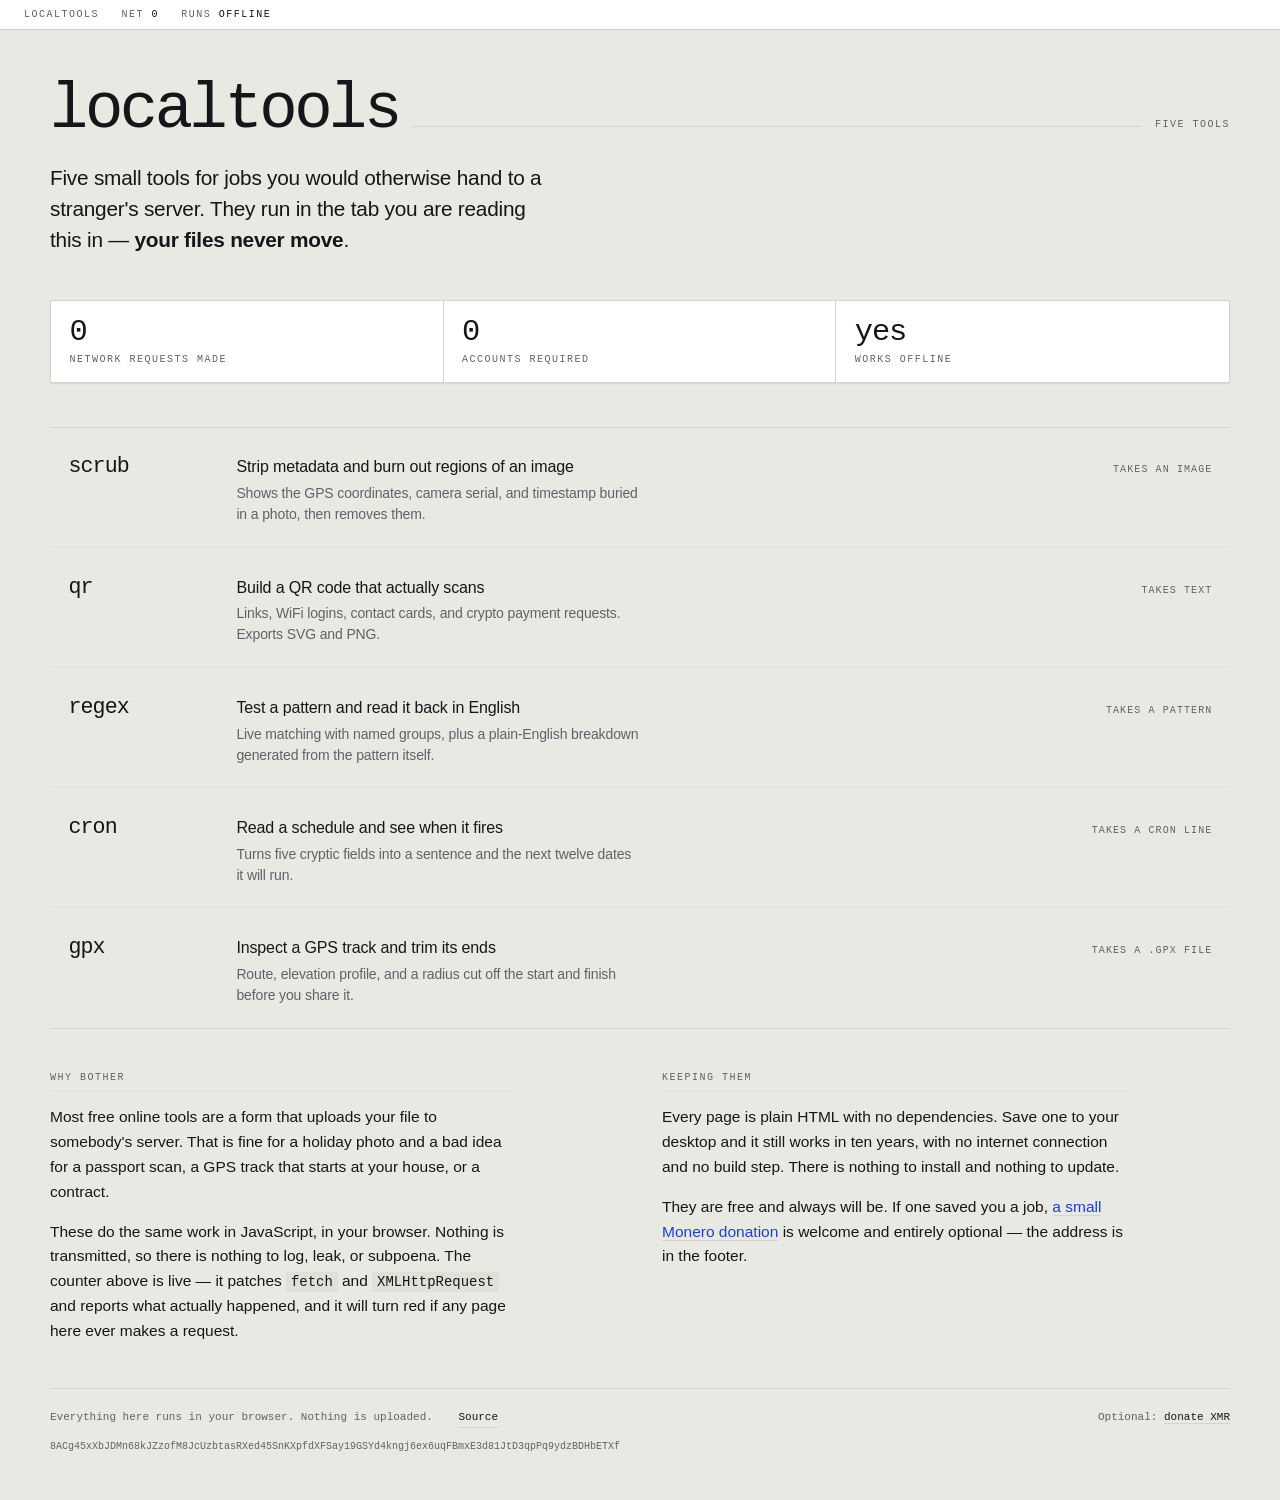
<file: index.html>
<!doctype html>
<html lang="en">
<head>
<meta charset="utf-8">
<meta name="viewport" content="width=device-width, initial-scale=1">
<title>localtools — five tools that never phone home</title>
<meta name="description" content="Five single-purpose web tools that run entirely in your browser. No accounts, no uploads, no servers. Free and open source.">
<script src="shared/site.js"></script>
<link rel="stylesheet" href="shared/base.css">
<style>
  /* ---- hero ------------------------------------------------------------ */
  .hero { padding: .5rem 0 0; }
  .wordmark {
    display: flex;
    align-items: baseline;
    gap: .85rem;
    margin: 0 0 1.4rem;
  }
  .wordmark h1 {
    font-family: var(--mono);
    font-weight: 500;
    font-size: clamp(2.4rem, 7vw, 4rem);
    letter-spacing: -.055em;
    line-height: .9;
    margin: 0;
  }
  .wordmark .rule { flex: 1; height: 1px; background: var(--rule); }
  .wordmark .count {
    font: var(--label);
    letter-spacing: var(--track);
    text-transform: uppercase;
    color: var(--graphite);
    white-space: nowrap;
  }
  .lede {
    font-size: clamp(1.05rem, 2.2vw, 1.3rem);
    line-height: 1.5;
    max-width: 44ch;
    margin: 0;
    color: var(--ink);
    letter-spacing: -.011em;
  }
  .lede b { font-weight: 600; }

  /* The claim is an instrument reading, so the value leads and the label
     sits beneath it in small caps, the way a gauge is actually labelled. */
  .claim {
    margin-top: var(--gap-lg);
    display: grid;
    grid-template-columns: repeat(3, minmax(0, 1fr));
    border: 1px solid var(--rule);
    border-radius: 2px;
    background: var(--panel);
    box-shadow: var(--shadow);
    overflow: hidden;
  }
  .claim div { padding: 1.05rem 1.15rem; border-right: 1px solid var(--rule); }
  .claim div:last-child { border-right: 0; }
  .claim dd {
    margin: 0;
    font-family: var(--mono);
    font-size: clamp(1.4rem, 3.4vw, 1.9rem);
    font-variant-numeric: tabular-nums;
    letter-spacing: -.035em;
    line-height: 1;
    color: var(--ink);
  }
  .claim dt {
    margin: .45rem 0 0;
    font: var(--label);
    letter-spacing: var(--track);
    text-transform: uppercase;
    color: var(--graphite);
  }
  @media (max-width: 620px) {
    .claim { grid-template-columns: 1fr; }
    .claim div { border-right: 0; border-bottom: 1px solid var(--rule); }
    .claim div:last-child { border-bottom: 0; }
  }

  /* ---- tool index ------------------------------------------------------ */
  .index { margin-top: var(--gap-lg); }
  .tool {
    position: relative;
    display: grid;
    grid-template-columns: 9rem minmax(0, 1fr) 8.5rem;
    gap: 1.5rem;
    align-items: baseline;
    padding: 1.35rem 1.1rem 1.35rem 1.15rem;
    border-bottom: 1px solid var(--hairline);
    text-decoration: none;
    color: inherit;
    transition: background 130ms ease;
  }
  .tool:first-child { border-top: 1px solid var(--rule); }
  .tool:last-child { border-bottom: 1px solid var(--rule); }
  /* a keyline that grows on hover, rather than a full colour wash */
  .tool::before {
    content: "";
    position: absolute;
    left: 0; top: -1px; bottom: -1px;
    width: 2px;
    background: var(--ultra);
    transform: scaleY(0);
    transform-origin: center;
    transition: transform 160ms ease;
  }
  .tool:hover, .tool:focus-visible { background: var(--ultra-sh); }
  .tool:hover::before, .tool:focus-visible::before { transform: scaleY(1); }
  .tool:hover .name { color: var(--ultra); }
  .name {
    font-family: var(--mono);
    font-size: 1.35rem;
    font-weight: 500;
    letter-spacing: -.04em;
    margin: 0;
    transition: color 130ms ease;
  }
  .job { margin: 0; font-size: 1rem; line-height: 1.45; letter-spacing: -.008em; }
  .job small {
    display: block;
    color: var(--graphite);
    margin-top: .3rem;
    font-size: .875rem;
    line-height: 1.5;
    max-width: 52ch;
  }
  .takes {
    font: var(--label);
    letter-spacing: .11em;
    text-transform: uppercase;
    color: var(--graphite);
    text-align: right;
  }
  @media (max-width: 760px) {
    .tool { grid-template-columns: 1fr; gap: .4rem; padding-left: 1rem; }
    .takes { text-align: left; }
  }

  /* ---- prose ----------------------------------------------------------- */
  .cols {
    display: grid;
    grid-template-columns: repeat(2, minmax(0, 1fr));
    gap: var(--gap-lg);
    margin-top: var(--gap-lg);
  }
  @media (max-width: 760px) { .cols { grid-template-columns: 1fr; gap: var(--gap); } }
  .prose { max-width: 54ch; }
  .prose h2 {
    font: var(--label);
    letter-spacing: var(--track);
    text-transform: uppercase;
    color: var(--graphite);
    margin: 0 0 .8rem;
    padding-bottom: .55rem;
    border-bottom: 1px solid var(--hairline);
  }
  .prose p { margin: 0 0 .95rem; }
  .prose p:last-child { margin-bottom: 0; }
  .prose a { color: var(--ultra); text-decoration: none; border-bottom: 1px solid var(--rule); }
  .prose a:hover { border-bottom-color: var(--ultra); }
</style>
</head>
<body>
<div class="wrap">

<header class="hero">
  <div class="wordmark">
    <h1>localtools</h1>
    <span class="rule"></span>
    <span class="count">Five tools</span>
  </div>
  <p class="lede">Five small tools for jobs you would otherwise hand to a stranger's server. They run in the tab you are reading this in — <b>your files never move</b>.</p>

  <dl class="claim">
    <div><dd id="c_net">0</dd><dt>Network requests made</dt></div>
    <div><dd>0</dd><dt>Accounts required</dt></div>
    <div><dd id="c_off">yes</dd><dt>Works offline</dt></div>
  </dl>
</header>

<nav class="index" id="index" aria-label="Tools"></nav>

<div class="cols">
  <div class="prose">
    <h2>Why bother</h2>
    <p>Most free online tools are a form that uploads your file to somebody's server. That is fine for a holiday photo and a bad idea for a passport scan, a GPS track that starts at your house, or a contract.</p>
    <p>These do the same work in JavaScript, in your browser. Nothing is transmitted, so there is nothing to log, leak, or subpoena. The counter above is live — it patches <code>fetch</code> and <code>XMLHttpRequest</code> and reports what actually happened, and it will turn red if any page here ever makes a request.</p>
  </div>
  <div class="prose">
    <h2>Keeping them</h2>
    <p>Every page is plain HTML with no dependencies. Save one to your desktop and it still works in ten years, with no internet connection and no build step. There is nothing to install and nothing to update.</p>
    <p id="give"></p>
  </div>
</div>

</div>

<script>
(function () {
  "use strict";
  var LT = window.LT || { tools: [] };

  var DETAIL = {
    scrub: ["Strip metadata and burn out regions of an image",
            "Shows the GPS coordinates, camera serial, and timestamp buried in a photo, then removes them.",
            "Takes an image"],
    qr:    ["Build a QR code that actually scans",
            "Links, WiFi logins, contact cards, and crypto payment requests. Exports SVG and PNG.",
            "Takes text"],
    regex: ["Test a pattern and read it back in English",
            "Live matching with named groups, plus a plain-English breakdown generated from the pattern itself.",
            "Takes a pattern"],
    cron:  ["Read a schedule and see when it fires",
            "Turns five cryptic fields into a sentence and the next twelve dates it will run.",
            "Takes a cron line"],
    gpx:   ["Inspect a GPS track and trim its ends",
            "Route, elevation profile, and a radius cut off the start and finish before you share it.",
            "Takes a .gpx file"]
  };

  var nav = document.getElementById("index");
  (LT.tools || []).forEach(function (t) {
    var d = DETAIL[t.id];
    if (!d) return;
    var a = document.createElement("a");
    a.className = "tool";
    a.href = t.id + "/";
    a.innerHTML =
      '<h2 class="name">' + t.id + "</h2>" +
      '<p class="job">' + d[0] + "<small>" + d[1] + "</small></p>" +
      '<span class="takes">' + d[2] + "</span>";
    nav.appendChild(a);
  });

  /* The counter is read from the watchdog, not hardcoded. */
  var net = document.getElementById("c_net");
  if (net && LT.onNet) {
    LT.onNet(function (n) {
      net.textContent = n;
      if (n > 0) net.style.color = "var(--alarm)";
    });
  }

  /* The offline claim is checked, not asserted. */
  var off = document.getElementById("c_off");
  if (off) off.textContent = navigator.onLine === false ? "yes — proving it now" : "yes";

  var give = document.getElementById("give");
  if (give && typeof MONERO_ADDRESS === "string" && MONERO_ADDRESS.indexOf("YOUR_MONERO") !== 0) {
    give.innerHTML = 'They are free and always will be. If one saved you a job, ' +
      '<a href="monero:' + MONERO_ADDRESS + '?recipient_name=localtools">a small Monero donation</a> ' +
      'is welcome and entirely optional — the address is in the footer.';
  } else if (give) {
    give.innerHTML = 'They are free and always will be.';
  }
})();
</script>
</body>
</html>
</file>
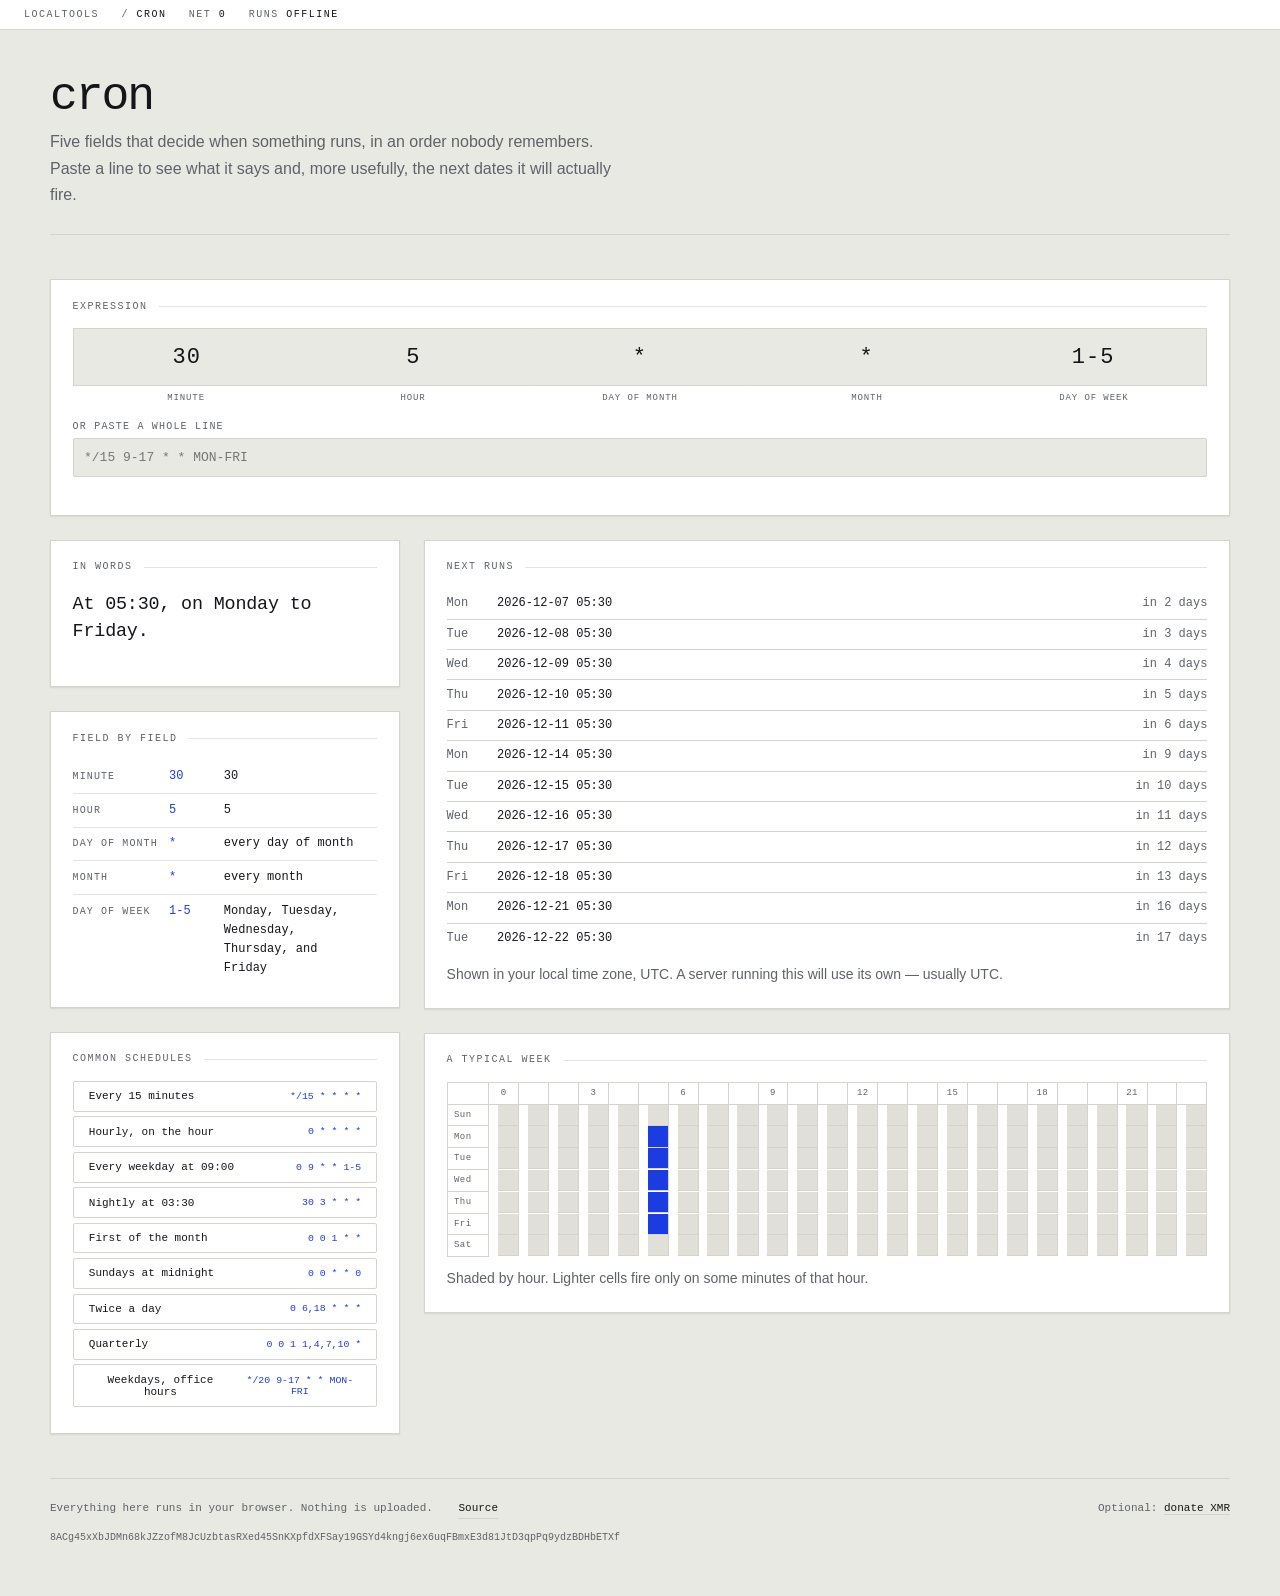
<file: cron/index.html>
<!doctype html>
<html lang="en">
<head>
<meta charset="utf-8">
<meta name="viewport" content="width=device-width, initial-scale=1">
<title>Cron — read a schedule and see when it fires</title>
<meta name="description" content="Explains a cron expression in plain English and lists the next times it will actually run. Runs entirely in your browser.">
<script src="../shared/site.js"></script>
<link rel="stylesheet" href="../shared/base.css">
<style>
  .cronline { display: flex; border: 1px solid var(--rule); background: var(--paper); }
  .cronline input {
    border: 0; text-align: center; font-size: clamp(15px, 3.5vw, 22px);
    letter-spacing: 0.05em; padding: 0.7rem 0.3rem;
  }
  .cronline input:focus-visible { outline-offset: -2px; }
  .fieldnames {
    display: grid; grid-template-columns: repeat(5, 1fr); gap: 0;
    font-family: var(--mono); font-size: 9px; letter-spacing: 0.1em;
    text-transform: uppercase; color: var(--graphite); text-align: center; margin-top: 0.35rem;
  }
  .fieldnames span { padding: 0 0.2rem; }
  .fieldnames span.bad { color: var(--alarm); }

  .sentence {
    font-family: var(--mono); font-size: clamp(0.95rem, 2.4vw, 1.15rem);
    line-height: 1.5; letter-spacing: -0.01em;
  }
  .sentence .hl { color: var(--ultra); }

  .breakdown th { width: 22%; }
  .breakdown td.expr { font-family: var(--mono); color: var(--ultra); width: 18%; }

  /* week grid */
  .week {
    border: 1px solid var(--rule); border-bottom: 0; border-right: 0;
    font-family: var(--mono);
    overflow-x: auto;
  }
  .week .hdr, .week .row {
    display: grid;
    grid-template-columns: 2.6rem repeat(24, minmax(14px, 1fr));
    min-width: 380px;
  }
  .week .hdr b, .week .row b {
    font-size: 9px; font-weight: 400; color: var(--graphite); text-align: center;
    padding: 0.2rem 0; border-right: 1px solid var(--rule); border-bottom: 1px solid var(--rule);
    letter-spacing: 0.05em;
  }
  .week .row b:first-child, .week .hdr b:first-child { text-align: left; padding-left: 0.4rem; }
  .week .cell {
    border-right: 1px solid var(--rule); border-bottom: 1px solid var(--rule);
    aspect-ratio: 1 / 1; background: var(--sunk);
  }
  .week .cell.on { background: var(--ultra); }
  .week .cell.partial { background: var(--ultra); opacity: 0.4; }

  .runs { font-family: var(--mono); font-size: 12px; }
  .runs div { display: flex; gap: 0.75rem; padding: 0.32rem 0; border-bottom: 1px solid var(--rule); }
  .runs div:last-child { border-bottom: 0; }
  .runs .rel { margin-left: auto; color: var(--graphite); }
  .runs .day { color: var(--graphite); width: 3.2em; }
  .presets button { width: 100%; justify-content: space-between; text-transform: none; letter-spacing: 0; margin-bottom: 0.3rem; }
  .presets button code { background: none; color: var(--ultra); padding: 0; }
</style>
</head>
<body data-tool="cron">
<div class="wrap">

<header class="masthead">
  <h1>cron</h1>
  <p>Five fields that decide when something runs, in an order nobody remembers. Paste a line to see what it says and, more usefully, the next dates it will actually fire.</p>
</header>

<div class="panel">
  <h2>Expression</h2>
  <div class="cronline">
    <input type="text" id="f0" value="30" aria-label="Minute" spellcheck="false">
    <input type="text" id="f1" value="5" aria-label="Hour" spellcheck="false">
    <input type="text" id="f2" value="*" aria-label="Day of month" spellcheck="false">
    <input type="text" id="f3" value="*" aria-label="Month" spellcheck="false">
    <input type="text" id="f4" value="1-5" aria-label="Day of week" spellcheck="false">
  </div>
  <div class="fieldnames">
    <span id="n0">minute</span><span id="n1">hour</span><span id="n2">day of month</span>
    <span id="n3">month</span><span id="n4">day of week</span>
  </div>
  <label class="field" style="margin-top:1rem">
    <span>Or paste a whole line</span>
    <input type="text" id="whole" spellcheck="false" placeholder="*/15 9-17 * * MON-FRI">
  </label>
  <p class="note" id="err"></p>
</div>

<div class="bench" style="margin-top:var(--gap)">
  <div>
    <div class="panel">
      <h2>In words</h2>
      <p class="sentence" id="sentence">—</p>
    </div>

    <div class="panel">
      <h2>Field by field</h2>
      <table class="readout breakdown"><tbody id="breakdown"></tbody></table>
    </div>

    <div class="panel">
      <h2>Common schedules</h2>
      <div class="presets" id="presets"></div>
    </div>
  </div>

  <div>
    <div class="panel">
      <h2>Next runs</h2>
      <div class="runs" id="runs"></div>
      <p class="note" id="tzinfo"></p>
    </div>

    <div class="panel">
      <h2>A typical week</h2>
      <div class="week" id="week"></div>
      <p class="note" id="weeknote"></p>
    </div>
  </div>
</div>

</div>

<script>
/* ------------------------------------------------------------------ *
 * Cron field parsing and schedule projection.
 * Standard five-field syntax, plus names and the @shorthands.
 * ------------------------------------------------------------------ */
var CRON = (function () {
  "use strict";

  var MONTHS = ["JAN","FEB","MAR","APR","MAY","JUN","JUL","AUG","SEP","OCT","NOV","DEC"];
  var DAYS   = ["SUN","MON","TUE","WED","THU","FRI","SAT"];
  var DAY_FULL = ["Sunday","Monday","Tuesday","Wednesday","Thursday","Friday","Saturday"];
  var MONTH_FULL = ["January","February","March","April","May","June","July",
                    "August","September","October","November","December"];

  var SHORTHAND = {
    "@yearly": "0 0 1 1 *", "@annually": "0 0 1 1 *", "@monthly": "0 0 1 * *",
    "@weekly": "0 0 * * 0", "@daily": "0 0 * * *", "@midnight": "0 0 * * *",
    "@hourly": "0 * * * *"
  };

  var SPEC = [
    { name: "minute",       min: 0, max: 59 },
    { name: "hour",         min: 0, max: 23 },
    { name: "day of month", min: 1, max: 31 },
    { name: "month",        min: 1, max: 12, names: MONTHS },
    { name: "day of week",  min: 0, max: 6,  names: DAYS }
  ];

  function parseField(text, idx) {
    var spec = SPEC[idx];
    var values = new Set();
    var raw = String(text).trim();
    if (raw === "") throw new Error(spec.name + " is empty");

    raw.split(",").forEach(function (part) {
      var step = 1, range = part;
      var slash = part.indexOf("/");
      if (slash >= 0) {
        range = part.slice(0, slash);
        step = parseInt(part.slice(slash + 1), 10);
        if (!(step > 0)) throw new Error("step in “" + part + "” must be a positive number");
      }

      var lo, hi;
      if (range === "*") { lo = spec.min; hi = spec.max; }
      else {
        var dash = range.indexOf("-", 1);
        if (dash > 0) { lo = num(range.slice(0, dash), idx); hi = num(range.slice(dash + 1), idx); }
        else { lo = num(range, idx); hi = slash >= 0 ? spec.max : lo; }
      }
      if (lo > hi) throw new Error("“" + part + "” counts backwards");
      for (var v = lo; v <= hi; v += step) values.add(v);
    });

    if (!values.size) throw new Error(spec.name + " matches nothing");
    return { set: values, raw: raw, wild: /^\*(\/\d+)?$/.test(raw) };
  }

  function num(token, idx) {
    var spec = SPEC[idx], t = token.trim().toUpperCase();
    var v;
    if (spec.names && spec.names.indexOf(t) >= 0) v = spec.names.indexOf(t) + (idx === 3 ? 1 : 0);
    else {
      if (!/^\d+$/.test(t)) throw new Error("“" + token + "” is not a value " + spec.name + " understands");
      v = parseInt(t, 10);
      if (idx === 4 && v === 7) v = 0;                   /* both 0 and 7 mean Sunday */
    }
    if (v < spec.min || v > spec.max) {
      throw new Error(spec.name + " must be between " + spec.min + " and " + spec.max + " — got " + token);
    }
    return v;
  }

  function parse(line) {
    var text = String(line).trim();
    if (SHORTHAND[text.toLowerCase()]) text = SHORTHAND[text.toLowerCase()];
    var parts = text.split(/\s+/);
    if (parts.length === 6) parts = parts.slice(1);       /* tolerate a seconds field */
    if (parts.length !== 5) throw new Error("A cron line needs 5 fields — this has " + parts.length);
    return parts.map(parseField);
  }

  /* When both day-of-month and day-of-week are restricted, cron fires if
     EITHER matches. This surprises people, so it is called out in the UI. */
  function dayMatches(f, date) {
    var dom = f[2], dow = f[4];
    var domHit = dom.set.has(date.getDate());
    var dowHit = dow.set.has(date.getDay());
    if (dom.wild && dow.wild) return true;
    if (dom.wild) return dowHit;
    if (dow.wild) return domHit;
    return domHit || dowHit;
  }

  function nextRuns(f, from, count) {
    var out = [];
    var d = new Date(from.getTime());
    d.setSeconds(0, 0);
    d.setMinutes(d.getMinutes() + 1);

    var guard = 0;
    while (out.length < count && guard++ < 200000) {
      if (d.getFullYear() > from.getFullYear() + 8) break;
      if (!f[3].set.has(d.getMonth() + 1)) {
        d.setMonth(d.getMonth() + 1, 1); d.setHours(0, 0, 0, 0); continue;
      }
      if (!dayMatches(f, d)) {
        d.setDate(d.getDate() + 1); d.setHours(0, 0, 0, 0); continue;
      }
      if (!f[1].set.has(d.getHours())) {
        d.setHours(d.getHours() + 1, 0, 0, 0); continue;
      }
      if (!f[0].set.has(d.getMinutes())) {
        d.setMinutes(d.getMinutes() + 1, 0, 0); continue;
      }
      out.push(new Date(d.getTime()));
      d.setMinutes(d.getMinutes() + 1);
    }
    return out;
  }

  /* ---- wording ------------------------------------------------------- */

  function pad(n) { return (n < 10 ? "0" : "") + n; }
  function list(items, join) {
    join = join || "and";
    if (items.length === 1) return items[0];
    if (items.length === 2) return items[0] + " " + join + " " + items[1];
    return items.slice(0, -1).join(", ") + ", " + join + " " + items[items.length - 1];
  }

  function stepOf(raw) {
    var m = /^(\*|\d+-\d+)\/(\d+)$/.exec(raw);
    return m ? +m[2] : null;
  }

  function describeTime(f) {
    var mins = [].concat(Array.from(f[0].set)).sort(function (a, b) { return a - b; });
    var hrs  = [].concat(Array.from(f[1].set)).sort(function (a, b) { return a - b; });
    var mStep = stepOf(f[0].raw), hStep = stepOf(f[1].raw);

    if (f[0].wild && f[1].wild && !mStep) return "Every minute";
    if (mStep && f[1].wild) return "Every " + mStep + " minutes";
    if (mStep && !f[1].wild) {
      return "Every " + mStep + " minutes during " + hourPhrase(hrs, hStep, f[1]);
    }
    if (f[0].wild) return "Every minute of " + hourPhrase(hrs, hStep, f[1]);

    if (mins.length === 1 && hrs.length === 1 && !hStep) {
      return "At " + pad(hrs[0]) + ":" + pad(mins[0]);
    }
    if (mins.length === 1 && f[1].wild) {
      return mins[0] === 0 ? "On the hour, every hour"
                           : "At " + mins[0] + " minutes past every hour";
    }
    /* One minute value against named hours reads best as clock times. */
    if (mins.length === 1 && !f[1].wild && !hStep) {
      return "At " + list(hrs.map(function (h) { return pad(h) + ":" + pad(mins[0]); }));
    }
    var mPhrase = mins.length === 1
      ? "at " + mins[0] + " minutes past"
      : "at " + list(mins.map(function (m) { return m + " past"; }));
    return mPhrase.charAt(0).toUpperCase() + mPhrase.slice(1) + " " + hourPhrase(hrs, hStep, f[1]);
  }

  function hourPhrase(hrs, hStep, field) {
    if (field.wild && !hStep) return "every hour";
    if (hStep) {
      var lo = hrs[0], hi = hrs[hrs.length - 1];
      return "every " + hStep + " hours between " + pad(lo) + ":00 and " + pad(hi) + ":59";
    }
    if (hrs.length === 1) return pad(hrs[0]) + ":00";
    var contiguous = hrs[hrs.length - 1] - hrs[0] === hrs.length - 1;
    if (contiguous) return "the hours " + pad(hrs[0]) + ":00 to " + pad(hrs[hrs.length - 1]) + ":59";
    return list(hrs.map(function (h) { return pad(h) + ":00"; }));
  }

  function describeDays(f) {
    var dom = f[2], dow = f[4];
    var domList = Array.from(dom.set).sort(function (a, b) { return a - b; });
    var dowList = Array.from(dow.set).sort(function (a, b) { return a - b; });

    var domPart = null, dowPart = null;
    if (!dom.wild) {
      var dStep = stepOf(dom.raw);
      domPart = dStep ? "every " + dStep + " days of the month"
                      : "on the " + list(domList.map(ordinal));
    }
    if (!dow.wild) {
      var contiguous = dowList[dowList.length - 1] - dowList[0] === dowList.length - 1;
      if (dowList.length === 5 && dowList.join() === "1,2,3,4,5") dowPart = "Monday to Friday";
      else if (dowList.length === 2 && dowList.join() === "0,6") dowPart = "weekends";
      else if (contiguous && dowList.length > 2) dowPart = DAY_FULL[dowList[0]] + " to " + DAY_FULL[dowList[dowList.length - 1]];
      else dowPart = list(dowList.map(function (d) { return DAY_FULL[d]; }));
    }

    if (!domPart && !dowPart) return "every day";
    if (domPart && dowPart) return domPart + " — or on " + dowPart + ", whichever comes first";
    return domPart ? domPart : "on " + dowPart;
  }

  function ordinal(n) {
    var s = ["th", "st", "nd", "rd"], v = n % 100;
    return n + (s[(v - 20) % 10] || s[v] || s[0]);
  }

  function describeMonths(f) {
    if (f[3].wild) return "";
    var list_ = Array.from(f[3].set).sort(function (a, b) { return a - b; })
      .map(function (m) { return MONTH_FULL[m - 1]; });
    return ", in " + list(list_);
  }

  function describe(f) {
    return describeTime(f) + ", " + describeDays(f) + describeMonths(f) + ".";
  }

  function fieldSummary(f, i) {
    var vals = Array.from(f.set).sort(function (a, b) { return a - b; });
    if (f.wild && !stepOf(f.raw)) return "every " + SPEC[i].name.replace("day of ", "day of ");
    if (vals.length > 12) return vals.length + " values, from " + vals[0] + " to " + vals[vals.length - 1];
    if (i === 4) return list(vals.map(function (v) { return DAY_FULL[v]; }));
    if (i === 3) return list(vals.map(function (v) { return MONTH_FULL[v - 1]; }));
    return list(vals.map(String));
  }

  return { parse: parse, nextRuns: nextRuns, describe: describe, dayMatches: dayMatches,
           fieldSummary: fieldSummary, SPEC: SPEC, DAY_FULL: DAY_FULL, pad: pad };
})();

/* ------------------------------------------------------------------ *
 * Interface
 * ------------------------------------------------------------------ */
(function () {
  "use strict";
  var LT = window.LT || { status: function () {}, bytes: function (n) { return n + " B"; } };
  var $ = function (id) { return document.getElementById(id); };

  var PRESETS = [
    ["Every 15 minutes", "*/15 * * * *"],
    ["Hourly, on the hour", "0 * * * *"],
    ["Every weekday at 09:00", "0 9 * * 1-5"],
    ["Nightly at 03:30", "30 3 * * *"],
    ["First of the month", "0 0 1 * *"],
    ["Sundays at midnight", "0 0 * * 0"],
    ["Twice a day", "0 6,18 * * *"],
    ["Quarterly", "0 0 1 1,4,7,10 *"],
    ["Weekdays, office hours", "*/20 9-17 * * MON-FRI"]
  ];

  function fields() {
    return [0, 1, 2, 3, 4].map(function (i) { return $("f" + i).value.trim() || "*"; });
  }

  function rel(date, now) {
    var s = Math.round((date - now) / 1000);
    if (s < 60) return "in " + s + "s";
    var m = Math.round(s / 60);
    if (m < 60) return "in " + m + " min";
    var h = s / 3600;
    if (h < 48) return "in " + h.toFixed(1) + " h";
    return "in " + Math.round(h / 24) + " days";
  }

  function run() {
    var raw = fields();
    var parsed;

    [0, 1, 2, 3, 4].forEach(function (i) { $("n" + i).classList.remove("bad"); });

    try {
      parsed = CRON.parse(raw.join(" "));
      $("err").textContent = "";
    } catch (e) {
      /* mark whichever field failed */
      raw.forEach(function (v, i) {
        try { CRON.parse(["*", "*", "*", "*", "*"].map(function (x, j) { return j === i ? v : x; }).join(" ")); }
        catch (_) { $("n" + i).classList.add("bad"); }
      });
      $("err").innerHTML = '<span class="err">' + e.message + "</span>";
      $("sentence").textContent = "—";
      $("runs").innerHTML = "";
      $("breakdown").innerHTML = "";
      $("week").innerHTML = "";
      LT.status("invalid");
      return;
    }

    $("sentence").textContent = CRON.describe(parsed);

    var body = $("breakdown");
    body.innerHTML = "";
    parsed.forEach(function (f, i) {
      var tr = document.createElement("tr");
      var th = document.createElement("th"); th.textContent = CRON.SPEC[i].name;
      var ex = document.createElement("td"); ex.className = "expr"; ex.textContent = f.raw;
      var td = document.createElement("td"); td.textContent = CRON.fieldSummary(f, i);
      tr.appendChild(th); tr.appendChild(ex); tr.appendChild(td);
      body.appendChild(tr);
    });

    var now = new Date();
    var runs = CRON.nextRuns(parsed, now, 12);
    var html = "";
    runs.forEach(function (d) {
      html += "<div><span class='day'>" + CRON.DAY_FULL[d.getDay()].slice(0, 3) + "</span>" +
        "<span>" + d.getFullYear() + "-" + CRON.pad(d.getMonth() + 1) + "-" + CRON.pad(d.getDate()) +
        " " + CRON.pad(d.getHours()) + ":" + CRON.pad(d.getMinutes()) + "</span>" +
        "<span class='rel'>" + rel(d, now) + "</span></div>";
    });
    $("runs").innerHTML = html || '<span class="note err">This schedule never fires — the 31st of February, or similar.</span>';

    var tz = Intl.DateTimeFormat().resolvedOptions().timeZone;
    $("tzinfo").textContent = "Shown in your local time zone, " + tz +
      ". A server running this will use its own — usually UTC.";

    /* week grid */
    var hdr = "<div class='hdr'><b></b>";
    for (var h = 0; h < 24; h++) hdr += "<b>" + (h % 3 === 0 ? h : "") + "</b>";
    hdr += "</div>";
    var grid = hdr;
    var anyDom = !parsed[2].wild;
    for (var d = 0; d < 7; d++) {
      grid += "<div class='row'><b>" + CRON.DAY_FULL[d].slice(0, 3) + "</b>";
      /* With a day-of-month restriction any weekday can qualify, so the
         grid shades them all and defers to the next-runs list. */
      var dayOn = parsed[2].wild ? parsed[4].set.has(d) : true;
      for (h = 0; h < 24; h++) {
        var on = dayOn && parsed[1].set.has(h);
        var partial = on && parsed[0].set.size < 60 && parsed[0].set.size > 1;
        grid += "<span class='cell " + (on ? (partial ? "partial" : "on") : "") + "'></span>";
      }
      grid += "</div>";
    }
    $("week").innerHTML = grid;
    $("weeknote").textContent = anyDom
      ? "Shaded by hour. Day-of-month limits are not shown here — check the next runs above."
      : "Shaded by hour. Lighter cells fire only on some minutes of that hour.";

    LT.status(runs.length ? "next " + rel(runs[0], now) : "never fires");
  }

  PRESETS.forEach(function (p) {
    var b = document.createElement("button");
    b.innerHTML = "<span>" + p[0] + "</span><code>" + p[1] + "</code>";
    b.onclick = function () {
      p[1].split(" ").forEach(function (v, i) { $("f" + i).value = v; });
      $("whole").value = "";
      run();
    };
    $("presets").appendChild(b);
  });

  $("whole").addEventListener("input", function () {
    var v = this.value.trim();
    if (!v) return;
    try {
      var parts = v.split(/\s+/);
      if (v.charAt(0) === "@") {
        CRON.parse(v);
        var expanded = { "@yearly": "0 0 1 1 *", "@annually": "0 0 1 1 *", "@monthly": "0 0 1 * *",
          "@weekly": "0 0 * * 0", "@daily": "0 0 * * *", "@midnight": "0 0 * * *",
          "@hourly": "0 * * * *" }[v.toLowerCase()];
        if (expanded) parts = expanded.split(" ");
      }
      if (parts.length === 6) parts = parts.slice(1);
      if (parts.length === 5) parts.forEach(function (p, i) { $("f" + i).value = p; });
    } catch (e) { /* keep typing */ }
    run();
  });

  [0, 1, 2, 3, 4].forEach(function (i) { $("f" + i).addEventListener("input", run); });
  run();
  setInterval(run, 30000);
})();
</script>
</body>
</html>
</file>
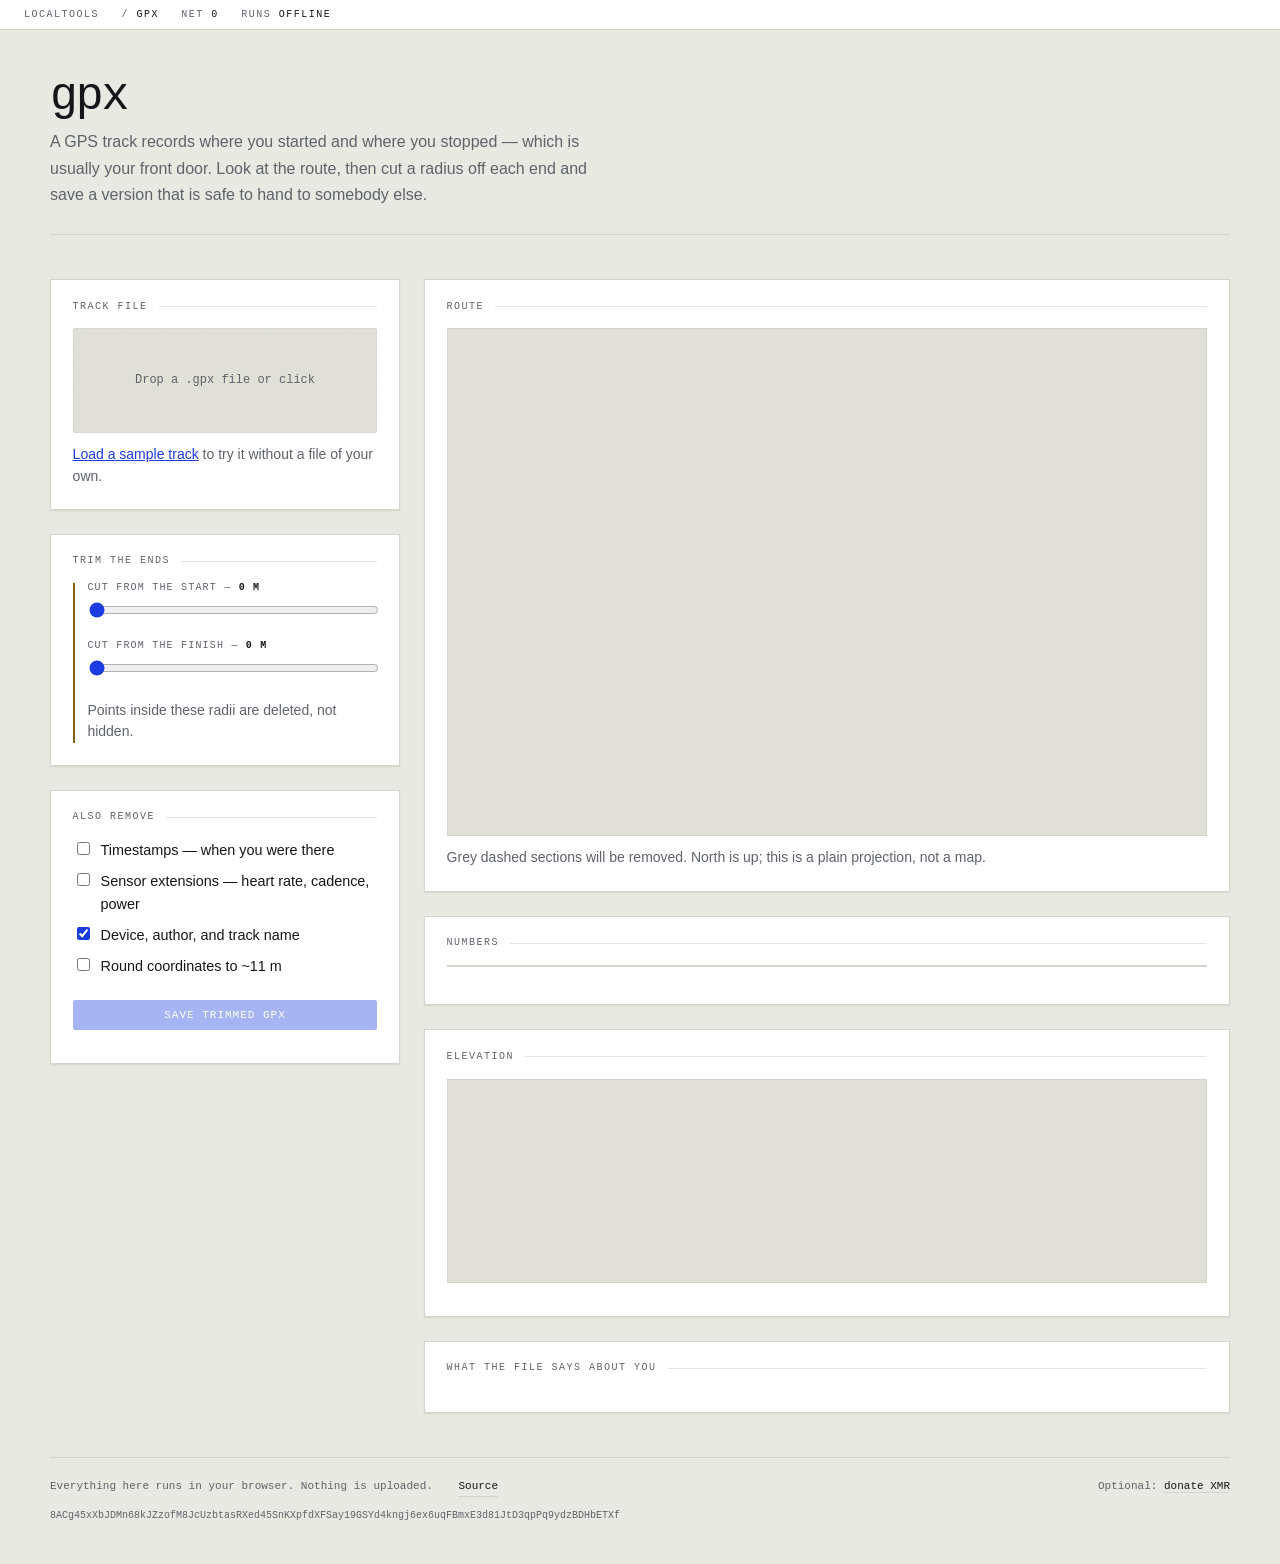
<file: gpx/index.html>
<!doctype html>
<html lang="en">
<head>
<meta charset="utf-8">
<meta name="viewport" content="width=device-width, initial-scale=1">
<title>GPX — inspect a GPS track and trim its ends</title>
<meta name="description" content="Read a GPX file, see the route and elevation profile, then cut the start and finish away before sharing it. Runs entirely in your browser.">
<script src="../shared/site.js"></script>
<link rel="stylesheet" href="../shared/base.css">
<style>
  .plot { background: var(--sunk); border: 1px solid var(--rule); }
  .plot svg { display: block; width: 100%; height: auto; }
  .track { fill: none; stroke: var(--ultra); stroke-width: 2; stroke-linejoin: round; stroke-linecap: round; vector-effect: non-scaling-stroke; }
  .track.cut { stroke: var(--rule); stroke-dasharray: 3 3; }
  .elev { fill: var(--ultra-sh); stroke: var(--ultra); stroke-width: 1.5; vector-effect: non-scaling-stroke; }
  .elevcut { fill: var(--rule); opacity: 0.35; }
  .endcap { fill: var(--ochre); }
  .zone { fill: var(--ochre); opacity: 0.14; }
  .axis { stroke: var(--rule); stroke-width: 1; }
  .axislabel { fill: var(--graphite); font-family: var(--mono); font-size: 9px; }
  .stats { display: grid; grid-template-columns: repeat(auto-fit, minmax(120px, 1fr)); gap: 1px; background: var(--rule); border: 1px solid var(--rule); }
  .stats div { background: var(--panel); padding: 0.6rem 0.7rem; }
  .stats dt { font-family: var(--mono); font-size: 9px; letter-spacing: 0.12em; text-transform: uppercase; color: var(--graphite); margin: 0; }
  .stats dd { margin: 0.15rem 0 0; font-family: var(--mono); font-size: 1.05rem; font-variant-numeric: tabular-nums; }
  .stats dd small { font-size: 0.65em; color: var(--graphite); }
  .privacy { border-left: 2px solid var(--ochre); padding-left: 0.8rem; }
  .toggle { display: flex; gap: 0.5rem; align-items: baseline; font-size: 0.9rem; margin-bottom: 0.5rem; }
  .toggle input { width: auto; }
</style>
</head>
<body data-tool="gpx">
<div class="wrap">

<header class="masthead">
  <h1>gpx</h1>
  <p>A GPS track records where you started and where you stopped — which is usually your front door. Look at the route, then cut a radius off each end and save a version that is safe to hand to somebody else.</p>
</header>

<div class="bench">

  <div>
    <div class="panel">
      <h2>Track file</h2>
      <div class="drop" id="drop" tabindex="0" role="button">Drop a .gpx file or click</div>
      <input type="file" id="file" accept=".gpx,application/gpx+xml,text/xml" hidden>
      <p class="note" id="fileinfo"></p>
      <p class="note"><a href="#" id="sample" style="color:var(--ultra)">Load a sample track</a> to try it without a file of your own.</p>
    </div>

    <div class="panel">
      <h2>Trim the ends</h2>
      <div class="privacy">
        <label class="field">
          <span>Cut from the start — <b id="sv" style="color:var(--ink)">0 m</b></span>
          <input type="range" id="startcut" min="0" max="2000" step="25" value="0">
        </label>
        <label class="field">
          <span>Cut from the finish — <b id="ev" style="color:var(--ink)">0 m</b></span>
          <input type="range" id="endcut" min="0" max="2000" step="25" value="0">
        </label>
        <p class="note" id="cutinfo">Points inside these radii are deleted, not hidden.</p>
      </div>
    </div>

    <div class="panel">
      <h2>Also remove</h2>
      <label class="toggle"><input type="checkbox" id="striptime"> <span>Timestamps — when you were there</span></label>
      <label class="toggle"><input type="checkbox" id="stripext"> <span>Sensor extensions — heart rate, cadence, power</span></label>
      <label class="toggle"><input type="checkbox" id="stripmeta" checked> <span>Device, author, and track name</span></label>
      <label class="toggle"><input type="checkbox" id="round"> <span>Round coordinates to ~11 m</span></label>
      <button class="primary" id="save" disabled style="width:100%;margin-top:0.85rem">Save trimmed GPX</button>
      <p class="note" id="saveinfo"></p>
    </div>
  </div>

  <div>
    <div class="panel">
      <h2>Route</h2>
      <div class="plot" id="mapwrap">
        <svg id="map" viewBox="0 0 600 400" role="img" aria-label="Route"></svg>
      </div>
      <p class="note" id="maphint">Grey dashed sections will be removed. North is up; this is a plain projection, not a map.</p>
    </div>

    <div class="panel">
      <h2>Numbers</h2>
      <dl class="stats" id="stats"></dl>
    </div>

    <div class="panel">
      <h2>Elevation</h2>
      <div class="plot">
        <svg id="profile" viewBox="0 0 600 160" role="img" aria-label="Elevation profile"></svg>
      </div>
      <p class="note" id="elevnote"></p>
    </div>

    <div class="panel">
      <h2>What the file says about you</h2>
      <table class="readout"><tbody id="meta"></tbody></table>
    </div>
  </div>

</div>
</div>

<script>
(function () {
  "use strict";
  var LT = window.LT || { status: function () {}, bytes: function (n) { return n + " B"; } };
  var $ = function (id) { return document.getElementById(id); };

  var points = [], doc = null, srcName = "track", srcBytes = 0;

  /* ---- geometry ------------------------------------------------------- */

  var R = 6371000;
  function haversine(a, b) {
    var dLat = (b.lat - a.lat) * Math.PI / 180;
    var dLon = (b.lon - a.lon) * Math.PI / 180;
    var la1 = a.lat * Math.PI / 180, la2 = b.lat * Math.PI / 180;
    var h = Math.sin(dLat / 2) * Math.sin(dLat / 2) +
            Math.cos(la1) * Math.cos(la2) * Math.sin(dLon / 2) * Math.sin(dLon / 2);
    return 2 * R * Math.asin(Math.min(1, Math.sqrt(h)));
  }

  function parse(text) {
    var xml = new DOMParser().parseFromString(text, "application/xml");
    if (xml.querySelector("parsererror")) throw new Error("That file is not valid XML.");
    var nodes = xml.querySelectorAll("trkpt, rtept, wpt");
    if (!nodes.length) throw new Error("No track points found. Is this a GPX file?");

    var out = [];
    nodes.forEach(function (n) {
      var lat = parseFloat(n.getAttribute("lat")), lon = parseFloat(n.getAttribute("lon"));
      if (isNaN(lat) || isNaN(lon)) return;
      var ele = n.querySelector("ele"), t = n.querySelector("time");
      out.push({
        lat: lat, lon: lon,
        ele: ele ? parseFloat(ele.textContent) : null,
        time: t ? new Date(t.textContent) : null,
        node: n
      });
    });
    if (out.length < 2) throw new Error("This track has fewer than two points.");

    /* cumulative distance along the track */
    out[0].dist = 0;
    for (var i = 1; i < out.length; i++) out[i].dist = out[i - 1].dist + haversine(out[i - 1], out[i]);
    return { points: out, doc: xml };
  }

  /* Which points survive the two trim radii. */
  function keptRange() {
    var startR = +$("startcut").value, endR = +$("endcut").value;
    var a = points[0], b = points[points.length - 1];
    var lo = 0, hi = points.length - 1;
    if (startR > 0) { while (lo < points.length && haversine(points[lo], a) < startR) lo++; }
    if (endR > 0)   { while (hi >= 0 && haversine(points[hi], b) < endR) hi--; }
    return { lo: lo, hi: hi };
  }

  /* ---- drawing -------------------------------------------------------- */

  function project(pts, w, h, pad) {
    var lats = pts.map(function (p) { return p.lat; });
    var lons = pts.map(function (p) { return p.lon; });
    var minLat = Math.min.apply(null, lats), maxLat = Math.max.apply(null, lats);
    var minLon = Math.min.apply(null, lons), maxLon = Math.max.apply(null, lons);
    /* longitude degrees shrink with latitude, so scale them before fitting */
    var k = Math.cos((minLat + maxLat) / 2 * Math.PI / 180);
    var spanX = Math.max(1e-9, (maxLon - minLon) * k), spanY = Math.max(1e-9, maxLat - minLat);
    var scale = Math.min((w - pad * 2) / spanX, (h - pad * 2) / spanY);
    var ox = (w - spanX * scale) / 2, oy = (h - spanY * scale) / 2;
    return function (p) {
      return [ox + (p.lon - minLon) * k * scale, h - oy - (p.lat - minLat) * scale];
    };
  }

  function path(pts, proj) {
    return pts.map(function (p, i) {
      var xy = proj(p);
      return (i ? "L" : "M") + xy[0].toFixed(1) + " " + xy[1].toFixed(1);
    }).join("");
  }

  function drawMap() {
    var svg = $("map"), W = 600, H = 400;
    if (!points.length) { svg.innerHTML = ""; return; }
    var proj = project(points, W, H, 18);
    var r = keptRange();
    var kept = points.slice(r.lo, r.hi + 1);
    var head = points.slice(0, Math.min(r.lo + 1, points.length));
    var tail = points.slice(Math.max(0, r.hi));

    var s = "";
    if (head.length > 1) s += '<path class="track cut" d="' + path(head, proj) + '"/>';
    if (tail.length > 1) s += '<path class="track cut" d="' + path(tail, proj) + '"/>';
    if (kept.length > 1) s += '<path class="track" d="' + path(kept, proj) + '"/>';

    if (kept.length) {
      var a = proj(kept[0]), b = proj(kept[kept.length - 1]);
      s += '<circle class="endcap" cx="' + a[0].toFixed(1) + '" cy="' + a[1].toFixed(1) + '" r="4"/>';
      s += '<circle class="endcap" cx="' + b[0].toFixed(1) + '" cy="' + b[1].toFixed(1) + '" r="4"/>';
    }
    svg.innerHTML = s;
  }

  function drawProfile() {
    var svg = $("profile"), W = 600, H = 160, pad = 20;
    var withEle = points.filter(function (p) { return p.ele !== null && !isNaN(p.ele); });
    if (withEle.length < 2) {
      svg.innerHTML = '<text class="axislabel" x="12" y="26">No elevation data in this file</text>';
      $("elevnote").textContent = "";
      return;
    }
    var eles = withEle.map(function (p) { return p.ele; });
    var lo = Math.min.apply(null, eles), hi = Math.max.apply(null, eles);
    var span = Math.max(1, hi - lo);
    var total = points[points.length - 1].dist || 1;
    var r = keptRange();

    function x(p) { return pad + (p.dist / total) * (W - pad * 2); }
    function y(p) { return H - pad - ((p.ele - lo) / span) * (H - pad * 2); }

    var d = "M" + x(withEle[0]).toFixed(1) + " " + (H - pad);
    withEle.forEach(function (p) { d += "L" + x(p).toFixed(1) + " " + y(p).toFixed(1); });
    d += "L" + x(withEle[withEle.length - 1]).toFixed(1) + " " + (H - pad) + "Z";

    var s = '<line class="axis" x1="' + pad + '" y1="' + (H - pad) + '" x2="' + (W - pad) + '" y2="' + (H - pad) + '"/>';
    /* shade the trimmed spans */
    if (r.lo > 0) {
      s += '<rect class="zone" x="' + pad + '" y="' + pad + '" width="' +
           Math.max(0, x(points[r.lo]) - pad).toFixed(1) + '" height="' + (H - pad * 2) + '"/>';
    }
    if (r.hi < points.length - 1) {
      var xr = x(points[Math.max(0, r.hi)]);
      s += '<rect class="zone" x="' + xr.toFixed(1) + '" y="' + pad + '" width="' +
           Math.max(0, (W - pad) - xr).toFixed(1) + '" height="' + (H - pad * 2) + '"/>';
    }
    s += '<path class="elev" d="' + d + '"/>';
    s += '<text class="axislabel" x="2" y="' + (pad + 4) + '">' + Math.round(hi) + ' m</text>';
    s += '<text class="axislabel" x="2" y="' + (H - pad + 10) + '">' + Math.round(lo) + ' m</text>';
    s += '<text class="axislabel" x="' + (W - pad) + '" y="' + (H - 4) + '" text-anchor="end">' +
         (total / 1000).toFixed(1) + ' km</text>';
    svg.innerHTML = s;
  }

  /* ---- stats ---------------------------------------------------------- */

  function fmtDur(ms) {
    var s = Math.round(ms / 1000);
    var h = Math.floor(s / 3600), m = Math.floor((s % 3600) / 60);
    return h ? h + "h " + m + "m" : m + "m " + (s % 60) + "s";
  }

  function stats() {
    var r = keptRange();
    var kept = points.slice(r.lo, r.hi + 1);
    var dl = $("stats");
    if (kept.length < 2) {
      dl.innerHTML = '<div><dt>Kept</dt><dd class="err">0 points</dd></div>';
      return kept;
    }

    var dist = 0, gain = 0, loss = 0, maxSpeed = 0;
    /* Elevation is measured against a moving reference rather than the
       previous point. Comparing neighbours throws away a long climb made of
       many small steps, and counts GPS jitter on a flat road as real. */
    var THRESH = 3, ref = null;
    for (var i = 0; i < kept.length; i++) {
      if (i > 0) {
        var step = haversine(kept[i - 1], kept[i]);
        dist += step;
        if (kept[i].time && kept[i - 1].time) {
          var dt = (kept[i].time - kept[i - 1].time) / 1000;
          if (dt > 0) maxSpeed = Math.max(maxSpeed, step / dt);
        }
      }
      var e = kept[i].ele;
      if (e === null || isNaN(e)) continue;
      if (ref === null) { ref = e; continue; }
      var dz = e - ref;
      if (dz > THRESH) { gain += dz; ref = e; }
      else if (dz < -THRESH) { loss += -dz; ref = e; }
    }
    var t0 = kept[0].time, t1 = kept[kept.length - 1].time;
    var dur = t0 && t1 ? t1 - t0 : null;

    var cells = [
      ["Points kept", kept.length + " <small>of " + points.length + "</small>"],
      ["Distance", (dist / 1000).toFixed(2) + " <small>km</small>"],
      ["Duration", dur ? fmtDur(dur) : "—"],
      ["Ascent", Math.round(gain) + " <small>m</small>"],
      ["Descent", Math.round(loss) + " <small>m</small>"],
      ["Avg speed", dur ? (dist / (dur / 1000) * 3.6).toFixed(1) + " <small>km/h</small>" : "—"],
      ["Top speed", maxSpeed ? (maxSpeed * 3.6).toFixed(1) + " <small>km/h</small>" : "—"]
    ];
    dl.innerHTML = cells.map(function (c) {
      return "<div><dt>" + c[0] + "</dt><dd>" + c[1] + "</dd></div>";
    }).join("");

    var removed = points.length - kept.length;
    $("cutinfo").innerHTML = removed
      ? '<span class="warn">' + removed + " point" + (removed === 1 ? "" : "s") +
        " will be deleted — " + (haversine(points[0], kept[0]) / 1).toFixed(0) +
        " m off the start, " + haversine(points[points.length - 1], kept[kept.length - 1]).toFixed(0) +
        " m off the finish.</span>"
      : "Points inside these radii are deleted, not hidden.";

    $("elevnote").textContent = gain || loss
      ? "Ascent counts a climb once it rises 3 m above the last recorded level, which keeps GPS jitter out of the total."
      : "";
    LT.status(kept.length + " / " + points.length + " points");
    return kept;
  }

  function metaTable() {
    var body = $("meta");
    body.innerHTML = "";
    var rows = [];
    var creator = doc.documentElement.getAttribute("creator");
    if (creator) rows.push(["Recorded with", creator, true]);
    var name = doc.querySelector("trk > name, metadata > name");
    if (name) rows.push(["Track name", name.textContent, true]);
    var first = points[0], last = points[points.length - 1];
    rows.push(["Starts at", first.lat.toFixed(5) + ", " + first.lon.toFixed(5), true]);
    rows.push(["Ends at", last.lat.toFixed(5) + ", " + last.lon.toFixed(5), true]);
    if (first.time) rows.push(["First fix", first.time.toLocaleString(), true]);
    var ext = doc.querySelectorAll("extensions").length;
    if (ext) rows.push(["Sensor extensions", ext + " points carry extra sensor data", true]);

    rows.forEach(function (r) {
      var tr = document.createElement("tr");
      if (r[2]) tr.style.color = "var(--alarm)";
      var th = document.createElement("th"); th.textContent = r[0];
      var td = document.createElement("td"); td.textContent = r[1];
      td.style.wordBreak = "break-word";
      tr.appendChild(th); tr.appendChild(td); body.appendChild(tr);
    });
  }

  /* ---- export --------------------------------------------------------- */

  function buildGPX() {
    var r = keptRange();
    var out = doc.cloneNode(true);
    var all = out.querySelectorAll("trkpt, rtept, wpt");

    for (var i = all.length - 1; i >= 0; i--) {
      if (i < r.lo || i > r.hi) { all[i].parentNode.removeChild(all[i]); continue; }
      var p = all[i];
      if ($("striptime").checked) {
        var t = p.querySelector("time");
        if (t) t.parentNode.removeChild(t);
      }
      if ($("stripext").checked) {
        p.querySelectorAll("extensions").forEach(function (e) { e.parentNode.removeChild(e); });
      }
      if ($("round").checked) {
        p.setAttribute("lat", parseFloat(p.getAttribute("lat")).toFixed(4));
        p.setAttribute("lon", parseFloat(p.getAttribute("lon")).toFixed(4));
      }
    }
    if ($("stripmeta").checked) {
      out.documentElement.setAttribute("creator", "localtools/gpx");
      var md = out.querySelector("metadata");
      if (md) md.parentNode.removeChild(md);
      out.querySelectorAll("author, email, link, copyright").forEach(function (n) {
        n.parentNode.removeChild(n);
      });
      /* "Morning loop from home" gives away as much as the coordinates do. */
      out.querySelectorAll("trk > name, rte > name").forEach(function (n) {
        n.parentNode.removeChild(n);
      });
    }
    if ($("striptime").checked) {
      out.querySelectorAll("time").forEach(function (n) { n.parentNode.removeChild(n); });
    }
    return '<?xml version="1.0" encoding="UTF-8"?>\n' +
           new XMLSerializer().serializeToString(out);
  }

  $("save").onclick = function () {
    var text = buildGPX();
    var blob = new Blob([text], { type: "application/gpx+xml" });
    var a = document.createElement("a");
    a.href = URL.createObjectURL(blob);
    a.download = srcName + "-trimmed.gpx";
    a.click();
    setTimeout(function () { URL.revokeObjectURL(a.href); }, 4000);
    $("saveinfo").textContent = "Saved " + LT.bytes(blob.size) + ", down from " + LT.bytes(srcBytes) + ".";
  };

  /* ---- wiring --------------------------------------------------------- */

  function refresh() {
    $("sv").textContent = $("startcut").value + " m";
    $("ev").textContent = $("endcut").value + " m";
    if (!points.length) return;
    drawMap(); drawProfile(); stats();
  }

  function load(file) {
    if (!file) return;
    srcBytes = file.size;
    srcName = (file.name || "track").replace(/\.gpx$/i, "");
    var fr = new FileReader();
    fr.onload = function () {
      try {
        var res = parse(fr.result);
        points = res.points; doc = res.doc;
        $("fileinfo").textContent = file.name + " · " + LT.bytes(file.size) + " · " + points.length + " points";
        $("save").disabled = false;
        metaTable();
        refresh();
      } catch (e) {
        $("fileinfo").innerHTML = '<span class="err">' + e.message + "</span>";
        points = []; $("save").disabled = true;
        $("map").innerHTML = ""; $("profile").innerHTML = ""; $("stats").innerHTML = "";
      }
    };
    fr.readAsText(file);
  }

  ["startcut", "endcut"].forEach(function (id) { $(id).addEventListener("input", refresh); });
  ["striptime", "stripext", "stripmeta", "round"].forEach(function (id) {
    $(id).addEventListener("change", function () { $("saveinfo").textContent = ""; });
  });

  $("sample").onclick = function (e) {
    e.preventDefault();
    fetch("../sample-track.gpx").then(function (r) { return r.text(); }).then(function (t) {
      load(new File([t], "sample-track.gpx", { type: "application/gpx+xml" }));
    }).catch(function () {
      $("fileinfo").innerHTML = '<span class="warn">The sample only loads when the page is served over http. Opened straight from disk, drop your own file instead.</span>';
    });
  };

  $("drop").onclick = function () { $("file").click(); };
  $("drop").onkeydown = function (e) {
    if (e.key === "Enter" || e.key === " ") { e.preventDefault(); $("file").click(); }
  };
  $("file").onchange = function () { load(this.files[0]); };
  ["dragenter", "dragover"].forEach(function (ev) {
    $("drop").addEventListener(ev, function (e) { e.preventDefault(); this.classList.add("over"); });
  });
  ["dragleave", "drop"].forEach(function (ev) {
    $("drop").addEventListener(ev, function (e) { e.preventDefault(); this.classList.remove("over"); });
  });
  $("drop").addEventListener("drop", function (e) {
    if (e.dataTransfer.files.length) load(e.dataTransfer.files[0]);
  });

  refresh();
})();
</script>
</body>
</html>
</file>
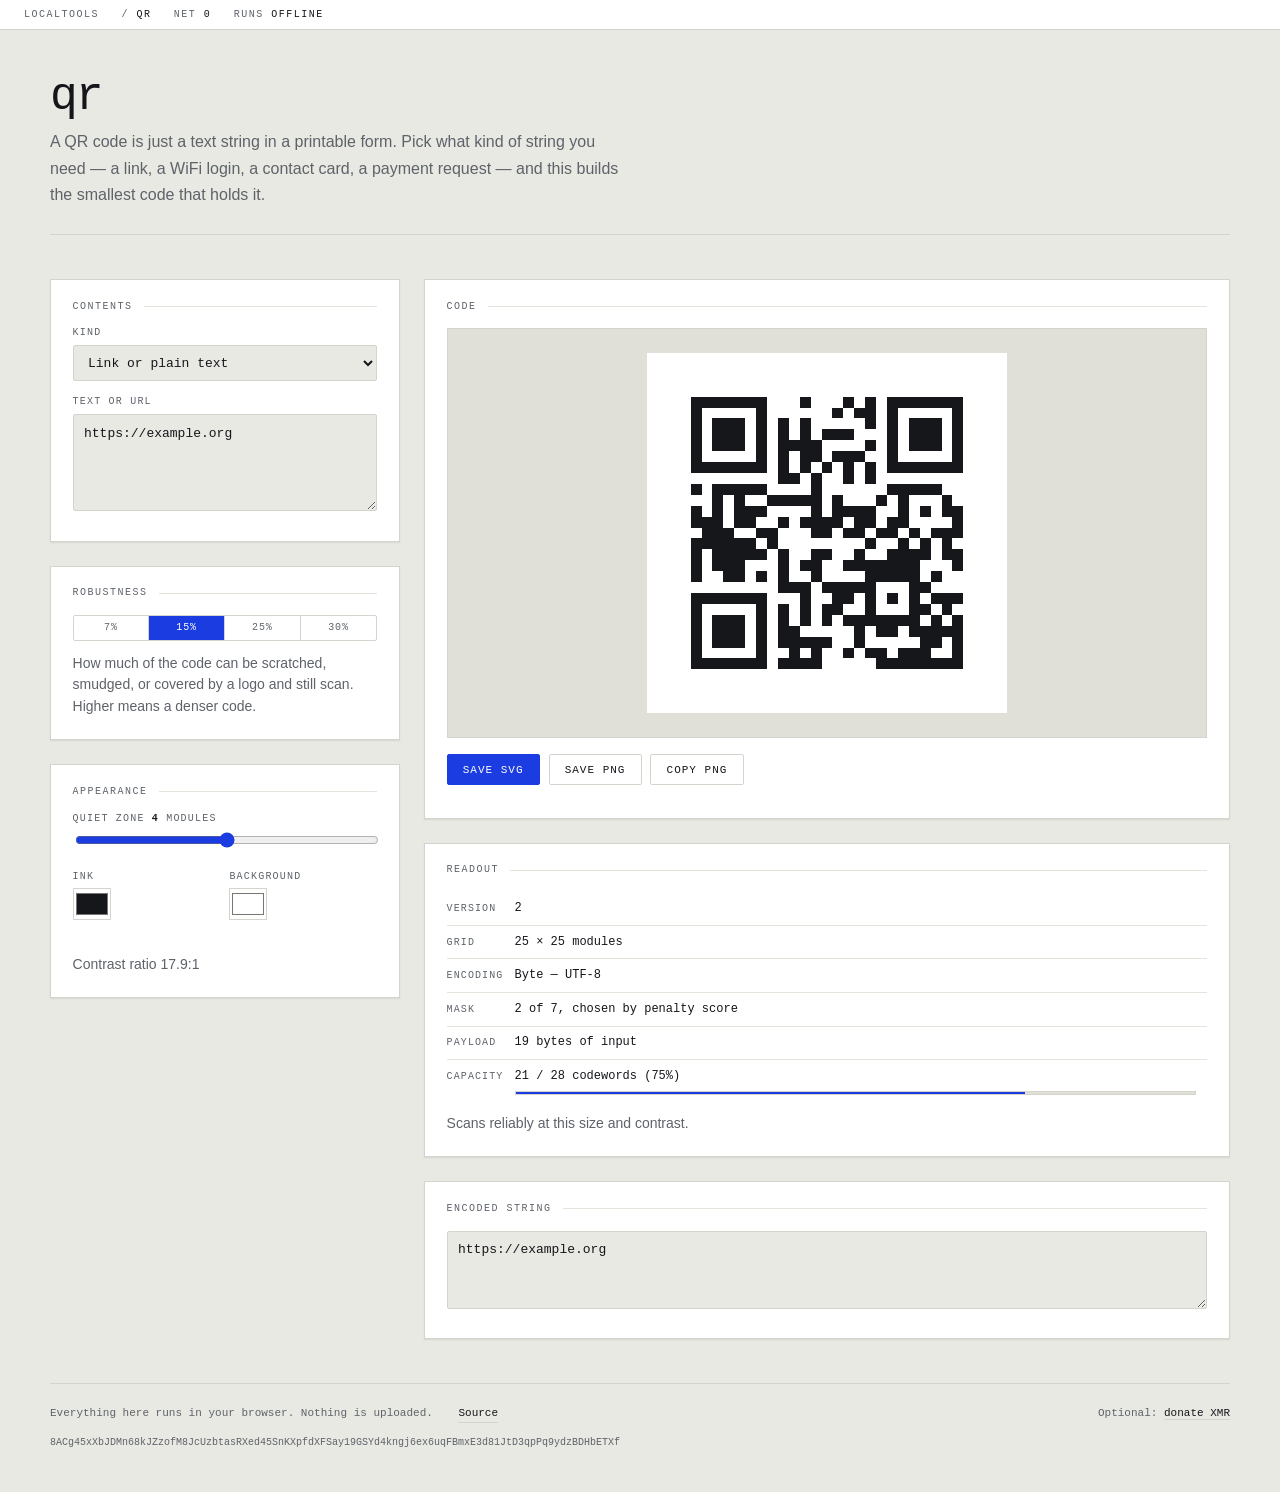
<file: qr/index.html>
<!doctype html>
<html lang="en">
<head>
<meta charset="utf-8">
<meta name="viewport" content="width=device-width, initial-scale=1">
<title>QR — build a QR code that actually scans</title>
<meta name="description" content="Generate QR codes for links, WiFi networks, contacts and crypto payments. Exports SVG and PNG. Runs entirely in your browser.">
<script src="../shared/site.js"></script>
<link rel="stylesheet" href="../shared/base.css">
<style>
  .stage {
    background: var(--sunk);
    border: 1px solid var(--rule);
    padding: 1.5rem;
    display: flex; justify-content: center; align-items: center;
    min-height: 340px;
  }
  #out { width: 100%; max-width: 360px; height: auto; display: block; }
  .forms > div { display: none; }
  .forms > div.on { display: block; }
  .swatch { display: flex; gap: 0.5rem; align-items: center; }
  .swatch input[type="color"] {
    width: 38px; height: 32px; padding: 0; border: 1px solid var(--rule);
    background: none; cursor: pointer;
  }
  .cap { height: 4px; background: var(--sunk); border: 1px solid var(--rule); margin-top: 0.3rem; }
  .cap i { display: block; height: 100%; background: var(--ultra); }
  .cap i.full { background: var(--alarm); }
</style>
</head>
<body data-tool="qr">
<div class="wrap">

<header class="masthead">
  <h1>qr</h1>
  <p>A QR code is just a text string in a printable form. Pick what kind of string you need — a link, a WiFi login, a contact card, a payment request — and this builds the smallest code that holds it.</p>
</header>

<div class="bench">

  <div>
    <div class="panel">
      <h2>Contents</h2>
      <label class="field">
        <span>Kind</span>
        <select id="kind">
          <option value="text">Link or plain text</option>
          <option value="wifi">WiFi network</option>
          <option value="vcard">Contact card</option>
          <option value="pay">Crypto payment</option>
          <option value="email">Email message</option>
          <option value="sms">Phone or SMS</option>
        </select>
      </label>

      <div class="forms">
        <div data-form="text" class="on">
          <label class="field"><span>Text or URL</span>
            <textarea id="t_text" rows="4">https://example.org</textarea></label>
        </div>

        <div data-form="wifi">
          <label class="field"><span>Network name (SSID)</span>
            <input type="text" id="w_ssid" placeholder="MyNetwork"></label>
          <label class="field"><span>Password</span>
            <input type="text" id="w_pass" placeholder="hunter2"></label>
          <label class="field"><span>Security</span>
            <select id="w_type">
              <option value="WPA">WPA / WPA2 / WPA3</option>
              <option value="WEP">WEP</option>
              <option value="nopass">Open — no password</option>
            </select></label>
          <label class="field" style="display:flex;gap:0.5rem;align-items:center">
            <input type="checkbox" id="w_hidden" style="width:auto">
            <span style="margin:0">Network is hidden</span></label>
        </div>

        <div data-form="vcard">
          <label class="field"><span>Name</span><input type="text" id="v_name"></label>
          <label class="field"><span>Organisation</span><input type="text" id="v_org"></label>
          <label class="field"><span>Phone</span><input type="text" id="v_tel"></label>
          <label class="field"><span>Email</span><input type="text" id="v_email"></label>
          <label class="field"><span>Website</span><input type="text" id="v_url"></label>
        </div>

        <div data-form="pay">
          <label class="field"><span>Currency</span>
            <select id="p_kind">
              <option value="monero">Monero</option>
              <option value="bitcoin">Bitcoin</option>
              <option value="ethereum">Ethereum</option>
            </select></label>
          <label class="field"><span>Address</span>
            <textarea id="p_addr" rows="3" placeholder="Paste the receiving address"></textarea></label>
          <label class="field"><span>Amount — leave blank to let the sender choose</span>
            <input type="text" id="p_amount" placeholder=""></label>
          <label class="field"><span>Label shown in the wallet</span>
            <input type="text" id="p_label" placeholder="localtools"></label>
        </div>

        <div data-form="email">
          <label class="field"><span>To</span><input type="text" id="e_to"></label>
          <label class="field"><span>Subject</span><input type="text" id="e_subj"></label>
          <label class="field"><span>Body</span><textarea id="e_body" rows="3"></textarea></label>
        </div>

        <div data-form="sms">
          <label class="field"><span>Number</span><input type="text" id="s_num" placeholder="+15551234567"></label>
          <label class="field"><span>Message — leave blank to just dial</span>
            <textarea id="s_msg" rows="3"></textarea></label>
        </div>
      </div>
    </div>

    <div class="panel">
      <h2>Robustness</h2>
      <div class="seg" role="radiogroup" aria-label="Error correction level">
        <label><input type="radio" name="ecl" value="L"><span>7%</span></label>
        <label><input type="radio" name="ecl" value="M" checked><span>15%</span></label>
        <label><input type="radio" name="ecl" value="Q"><span>25%</span></label>
        <label><input type="radio" name="ecl" value="H"><span>30%</span></label>
      </div>
      <p class="note">How much of the code can be scratched, smudged, or covered by a logo and still scan. Higher means a denser code.</p>
    </div>

    <div class="panel">
      <h2>Appearance</h2>
      <label class="field"><span>Quiet zone <b id="qzv" style="color:var(--ink)">4</b> modules</span>
        <input type="range" id="quiet" min="0" max="8" step="1" value="4"></label>
      <div class="row">
        <label class="field" style="flex:1"><span>Ink</span>
          <span class="swatch"><input type="color" id="fg" value="#15171B"></span></label>
        <label class="field" style="flex:1"><span>Background</span>
          <span class="swatch"><input type="color" id="bg" value="#FFFFFF"></span></label>
      </div>
      <p class="note" id="contrast"></p>
    </div>
  </div>

  <div>
    <div class="panel">
      <h2>Code</h2>
      <div class="stage" id="stage"><svg id="out"></svg></div>
      <div class="row" style="margin-top:1rem">
        <button class="primary" id="svg">Save SVG</button>
        <button id="png">Save PNG</button>
        <button id="copy">Copy PNG</button>
      </div>
      <p class="note" id="err"></p>
    </div>

    <div class="panel">
      <h2>Readout</h2>
      <table class="readout"><tbody>
        <tr><th>Version</th><td class="num" id="r_ver">—</td></tr>
        <tr><th>Grid</th><td class="num" id="r_size">—</td></tr>
        <tr><th>Encoding</th><td id="r_mode">—</td></tr>
        <tr><th>Mask</th><td class="num" id="r_mask">—</td></tr>
        <tr><th>Payload</th><td class="num" id="r_bytes">—</td></tr>
        <tr><th>Capacity</th><td id="r_cap">—<div class="cap"><i id="capbar"></i></div></td></tr>
      </tbody></table>
      <p class="note" id="advice"></p>
    </div>

    <div class="panel">
      <h2>Encoded string</h2>
      <textarea id="raw" rows="3" readonly aria-label="The exact text encoded in the code"></textarea>
    </div>
  </div>

</div>
</div>

<script>
/* ------------------------------------------------------------------ *
 * QR encoder, ISO/IEC 18004. Byte / alphanumeric / numeric modes,
 * versions 1-40, all four error correction levels, full mask scoring.
 * ------------------------------------------------------------------ */
var QR = (function () {
  "use strict";

  var ECC_PER_BLOCK = {
    L: [-1,7,10,15,20,26,18,20,24,30,18,20,24,26,30,22,24,28,30,28,28,28,28,30,30,26,28,30,30,30,30,30,30,30,30,30,30,30,30,30,30],
    M: [-1,10,16,26,18,24,16,18,22,22,26,30,22,22,24,24,28,28,26,26,26,26,28,28,28,28,28,28,28,28,28,28,28,28,28,28,28,28,28,28,28],
    Q: [-1,13,22,18,26,18,24,18,22,20,24,28,26,24,20,30,24,28,28,26,30,28,30,30,30,30,28,30,30,30,30,30,30,30,30,30,30,30,30,30,30],
    H: [-1,17,28,22,16,22,28,26,26,24,28,24,28,22,24,24,30,28,28,26,28,30,24,30,30,30,30,30,30,30,30,30,30,30,30,30,30,30,30,30,30]
  };
  var NUM_BLOCKS = {
    L: [-1,1,1,1,1,1,2,2,2,2,4,4,4,4,4,6,6,6,6,7,8,8,9,9,10,12,12,12,13,14,15,16,17,18,19,19,20,21,22,24,25],
    M: [-1,1,1,1,2,2,4,4,4,5,5,5,8,9,9,10,10,11,13,14,16,17,17,18,20,21,23,25,26,28,29,31,33,35,37,38,40,43,45,47,49],
    Q: [-1,1,1,2,2,4,4,6,6,8,8,8,10,12,16,12,17,16,18,21,20,23,23,25,27,29,34,34,35,38,40,43,45,48,51,53,56,59,62,65,68],
    H: [-1,1,1,2,4,4,4,5,6,8,8,11,11,16,16,18,16,19,21,25,25,25,34,30,32,35,37,40,42,45,48,51,54,57,60,63,66,70,74,77,81]
  };
  var ECL_BITS = { L: 1, M: 0, Q: 3, H: 2 };
  var ALNUM = "0123456789ABCDEFGHIJKLMNOPQRSTUVWXYZ $%*+-./:";

  /* Modules available for data+ECC once function patterns are removed. */
  function rawDataModules(ver) {
    var size = ver * 4 + 17;
    var n = size * size;
    n -= 8 * 8 * 3;            /* three finder patterns with separators */
    n -= 15 * 2 + 1;           /* two format-info strips and the dark module */
    n -= (size - 16) * 2;      /* the two timing lines */
    if (ver >= 2) {
      var na = Math.floor(ver / 7) + 2;
      n -= (na - 1) * (na - 1) * 25;      /* alignment patterns */
      n -= (na - 2) * 2 * 20;             /* ones sitting on a timing line */
      if (ver >= 7) n -= 6 * 3 * 2;       /* version-info blocks */
    }
    return n;
  }
  function dataCodewords(ver, ecl) {
    return Math.floor(rawDataModules(ver) / 8) - ECC_PER_BLOCK[ecl][ver] * NUM_BLOCKS[ecl][ver];
  }

  /* ---- GF(256) ------------------------------------------------------ */

  var EXP = new Uint8Array(512), LOG = new Uint8Array(256);
  (function () {
    var x = 1;
    for (var i = 0; i < 255; i++) {
      EXP[i] = x; LOG[x] = i;
      x <<= 1;
      if (x & 0x100) x ^= 0x11D;
    }
    for (i = 255; i < 512; i++) EXP[i] = EXP[i - 255];
  })();
  function mul(a, b) { return (a === 0 || b === 0) ? 0 : EXP[LOG[a] + LOG[b]]; }

  /* Product of (x - a^i) for i in 0..degree-1, built lowest power first,
     then returned highest power first with the leading 1 dropped -- which is
     the shape the remainder loop below wants. */
  function generatorPoly(degree) {
    var g = [1];
    for (var i = 0; i < degree; i++) {
      var next = new Array(g.length + 1).fill(0);
      for (var j = 0; j < g.length; j++) {
        next[j] ^= mul(g[j], EXP[i]);
        next[j + 1] ^= g[j];
      }
      g = next;
    }
    return g.slice(0, degree).reverse();
  }

  function reedSolomon(data, ecLen) {
    var div = generatorPoly(ecLen);
    var res = new Array(ecLen).fill(0);
    for (var i = 0; i < data.length; i++) {
      var factor = data[i] ^ res[0];
      res.shift(); res.push(0);
      for (var j = 0; j < ecLen; j++) res[j] ^= mul(div[j], factor);
    }
    return res;
  }

  /* ---- segment encoding --------------------------------------------- */

  function utf8(str) {
    var out = [], enc = new TextEncoder().encode(str);
    for (var i = 0; i < enc.length; i++) out.push(enc[i]);
    return out;
  }
  function pickMode(str) {
    if (/^[0-9]*$/.test(str)) return "numeric";
    for (var i = 0; i < str.length; i++) if (ALNUM.indexOf(str[i]) < 0) return "byte";
    return "alnum";
  }
  function countBits(mode, ver) {
    var i = ver <= 9 ? 0 : ver <= 26 ? 1 : 2;
    return { numeric: [10, 12, 14], alnum: [9, 11, 13], byte: [8, 16, 16] }[mode][i];
  }

  function BitBuf() { this.bits = []; }
  BitBuf.prototype.put = function (val, len) {
    for (var i = len - 1; i >= 0; i--) this.bits.push((val >>> i) & 1);
  };

  function encodeSegment(str, mode, ver) {
    var bb = new BitBuf(), i;
    bb.put({ numeric: 1, alnum: 2, byte: 4 }[mode], 4);
    if (mode === "numeric") {
      bb.put(str.length, countBits(mode, ver));
      for (i = 0; i < str.length; i += 3) {
        var chunk = str.substr(i, 3);
        bb.put(parseInt(chunk, 10), chunk.length * 3 + 1);
      }
    } else if (mode === "alnum") {
      bb.put(str.length, countBits(mode, ver));
      for (i = 0; i + 1 < str.length; i += 2) {
        bb.put(ALNUM.indexOf(str[i]) * 45 + ALNUM.indexOf(str[i + 1]), 11);
      }
      if (i < str.length) bb.put(ALNUM.indexOf(str[i]), 6);
    } else {
      var bytes = utf8(str);
      bb.put(bytes.length, countBits(mode, ver));
      for (i = 0; i < bytes.length; i++) bb.put(bytes[i], 8);
    }
    return bb.bits;
  }

  function segmentLength(str, mode, ver) { return encodeSegment(str, mode, ver).length; }

  /* ---- codeword assembly -------------------------------------------- */

  function buildCodewords(str, mode, ver, ecl) {
    var bits = encodeSegment(str, mode, ver);
    var capacity = dataCodewords(ver, ecl) * 8;

    for (var i = 0; i < 4 && bits.length < capacity; i++) bits.push(0);   /* terminator */
    while (bits.length % 8 !== 0) bits.push(0);

    var data = [];
    for (i = 0; i < bits.length; i += 8) {
      var b = 0;
      for (var j = 0; j < 8; j++) b = (b << 1) | bits[i + j];
      data.push(b);
    }
    var pad = [0xEC, 0x11], p = 0;
    while (data.length < dataCodewords(ver, ecl)) data.push(pad[p++ % 2]);

    /* Split into blocks, generate ECC per block, then interleave. */
    var numBlocks = NUM_BLOCKS[ecl][ver];
    var ecLen = ECC_PER_BLOCK[ecl][ver];
    var totalCw = Math.floor(rawDataModules(ver) / 8);
    var shortLen = Math.floor(totalCw / numBlocks) - ecLen;
    var numShort = numBlocks - (totalCw % numBlocks);

    var blocks = [], eccs = [], off = 0;
    for (i = 0; i < numBlocks; i++) {
      var len = shortLen + (i < numShort ? 0 : 1);
      var blk = data.slice(off, off + len);
      off += len;
      blocks.push(blk);
      eccs.push(reedSolomon(blk, ecLen));
    }

    var out = [];
    for (i = 0; i < shortLen + 1; i++) {
      for (var b = 0; b < numBlocks; b++) {
        if (i < blocks[b].length) out.push(blocks[b][i]);
      }
    }
    for (i = 0; i < ecLen; i++) {
      for (b = 0; b < numBlocks; b++) out.push(eccs[b][i]);
    }
    return out;
  }

  /* ---- matrix -------------------------------------------------------- */

  function alignPositions(ver) {
    if (ver === 1) return [];
    var na = Math.floor(ver / 7) + 2;
    var step = ver === 32 ? 26 : Math.ceil((ver * 4 + 4) / (na * 2 - 2)) * 2;
    var res = [6];
    for (var pos = ver * 4 + 10; res.length < na; pos -= step) res.splice(1, 0, pos);
    return res;
  }

  function Matrix(ver) {
    this.ver = ver;
    this.size = ver * 4 + 17;
    this.m = []; this.fn = [];
    for (var i = 0; i < this.size; i++) {
      this.m.push(new Array(this.size).fill(0));
      this.fn.push(new Array(this.size).fill(false));
    }
  }
  Matrix.prototype.set = function (x, y, v, isFn) {
    if (x < 0 || y < 0 || x >= this.size || y >= this.size) return;
    this.m[y][x] = v ? 1 : 0;
    if (isFn) this.fn[y][x] = true;
  };

  Matrix.prototype.drawFunction = function (ecl) {
    var i, j, s = this.size;

    /* timing */
    for (i = 0; i < s; i++) {
      this.set(6, i, i % 2 === 0, true);
      this.set(i, 6, i % 2 === 0, true);
    }
    /* finders with separators */
    var corners = [[0, 0], [s - 7, 0], [0, s - 7]];
    for (var c = 0; c < 3; c++) {
      var ox = corners[c][0], oy = corners[c][1];
      for (i = -1; i <= 7; i++) for (j = -1; j <= 7; j++) {
        var d = Math.max(Math.abs(i - 3), Math.abs(j - 3));
        this.set(ox + j, oy + i, d !== 2 && d !== 4 && i >= -1 && i <= 7, true);
      }
    }
    /* alignment */
    var ap = alignPositions(this.ver);
    for (i = 0; i < ap.length; i++) for (j = 0; j < ap.length; j++) {
      var skip = (i === 0 && j === 0) || (i === 0 && j === ap.length - 1) ||
                 (i === ap.length - 1 && j === 0);
      if (skip) continue;
      for (var dy = -2; dy <= 2; dy++) for (var dx = -2; dx <= 2; dx++) {
        this.set(ap[j] + dx, ap[i] + dy, Math.max(Math.abs(dx), Math.abs(dy)) !== 1, true);
      }
    }
    /* dark module */
    this.set(8, s - 8, 1, true);
    /* reserve format areas; real bits are written after masking */
    this.drawFormat(ecl, 0);
    if (this.ver >= 7) this.drawVersion();
  };

  Matrix.prototype.drawFormat = function (ecl, mask) {
    var data = (ECL_BITS[ecl] << 3) | mask;
    var rem = data;
    for (var i = 0; i < 10; i++) rem = (rem << 1) ^ ((rem >>> 9) * 0x537);
    var bits = ((data << 10) | rem) ^ 0x5412;

    for (i = 0; i <= 5; i++) this.set(8, i, (bits >>> i) & 1, true);
    this.set(8, 7, (bits >>> 6) & 1, true);
    this.set(8, 8, (bits >>> 7) & 1, true);
    this.set(7, 8, (bits >>> 8) & 1, true);
    for (i = 9; i < 15; i++) this.set(14 - i, 8, (bits >>> i) & 1, true);

    var s = this.size;
    for (i = 0; i < 8; i++) this.set(s - 1 - i, 8, (bits >>> i) & 1, true);
    for (i = 8; i < 15; i++) this.set(8, s - 15 + i, (bits >>> i) & 1, true);
  };

  Matrix.prototype.drawVersion = function () {
    var rem = this.ver;
    for (var i = 0; i < 12; i++) rem = (rem << 1) ^ ((rem >>> 11) * 0x1F25);
    var bits = (this.ver << 12) | rem;
    for (i = 0; i < 18; i++) {
      var bit = (bits >>> i) & 1;
      var a = this.size - 11 + (i % 3), b = Math.floor(i / 3);
      this.set(a, b, bit, true);
      this.set(b, a, bit, true);
    }
  };

  Matrix.prototype.drawData = function (cw) {
    var i = 0, s = this.size;
    for (var right = s - 1; right >= 1; right -= 2) {
      if (right === 6) right = 5;                    /* skip the timing column */
      for (var v = 0; v < s; v++) {
        for (var k = 0; k < 2; k++) {
          var x = right - k;
          var upward = ((right + 1) & 2) === 0;
          var y = upward ? s - 1 - v : v;
          if (this.fn[y][x]) continue;
          var bit = i < cw.length * 8 ? (cw[i >>> 3] >>> (7 - (i & 7))) & 1 : 0;
          this.m[y][x] = bit;
          i++;
        }
      }
    }
  };

  var MASKS = [
    function (x, y) { return (x + y) % 2 === 0; },
    function (x, y) { return y % 2 === 0; },
    function (x, y) { return x % 3 === 0; },
    function (x, y) { return (x + y) % 3 === 0; },
    function (x, y) { return (Math.floor(y / 2) + Math.floor(x / 3)) % 2 === 0; },
    function (x, y) { return (x * y) % 2 + (x * y) % 3 === 0; },
    function (x, y) { return ((x * y) % 2 + (x * y) % 3) % 2 === 0; },
    function (x, y) { return ((x + y) % 2 + (x * y) % 3) % 2 === 0; }
  ];

  Matrix.prototype.applyMask = function (n) {
    for (var y = 0; y < this.size; y++) for (var x = 0; x < this.size; x++) {
      if (!this.fn[y][x] && MASKS[n](x, y)) this.m[y][x] ^= 1;
    }
  };

  /* Four penalty rules from the spec; lowest total wins. */
  Matrix.prototype.penalty = function () {
    var s = this.size, p = 0, x, y, i;

    for (y = 0; y < s; y++) {
      var run = 1;
      for (x = 1; x < s; x++) {
        if (this.m[y][x] === this.m[y][x - 1]) { run++; if (run === 5) p += 3; else if (run > 5) p++; }
        else run = 1;
      }
    }
    for (x = 0; x < s; x++) {
      run = 1;
      for (y = 1; y < s; y++) {
        if (this.m[y][x] === this.m[y - 1][x]) { run++; if (run === 5) p += 3; else if (run > 5) p++; }
        else run = 1;
      }
    }
    for (y = 0; y < s - 1; y++) for (x = 0; x < s - 1; x++) {
      var v = this.m[y][x];
      if (v === this.m[y][x + 1] && v === this.m[y + 1][x] && v === this.m[y + 1][x + 1]) p += 3;
    }
    var pat1 = [1, 0, 1, 1, 1, 0, 1, 0, 0, 0, 0];
    var pat2 = [0, 0, 0, 0, 1, 0, 1, 1, 1, 0, 1];
    function match(get, len) {
      var hits = 0;
      for (var a = 0; a + 11 <= len; a++) {
        var ok1 = true, ok2 = true;
        for (var b = 0; b < 11; b++) {
          var val = get(a + b);
          if (val !== pat1[b]) ok1 = false;
          if (val !== pat2[b]) ok2 = false;
        }
        if (ok1) hits++;
        if (ok2) hits++;
      }
      return hits;
    }
    var self = this;
    for (y = 0; y < s; y++) p += 40 * match(function (i) { return self.m[y][i]; }, s);
    for (x = 0; x < s; x++) p += 40 * match(function (i) { return self.m[i][x]; }, s);

    var dark = 0;
    for (y = 0; y < s; y++) for (x = 0; x < s; x++) dark += this.m[y][x];
    var pct = dark * 100 / (s * s);
    p += Math.floor(Math.abs(pct - 50) / 5) * 10;
    return p;
  };

  /* ---- public -------------------------------------------------------- */

  function encode(text, ecl) {
    if (!text) throw new Error("Nothing to encode");
    var mode = pickMode(text), ver = 0;
    for (var v = 1; v <= 40; v++) {
      if (segmentLength(text, mode, v) <= dataCodewords(v, ecl) * 8) { ver = v; break; }
    }
    if (!ver) throw new Error("Too much data — a QR code holds about 2,900 bytes at most");

    var cw = buildCodewords(text, mode, ver, ecl);

    var best = null, bestScore = Infinity, bestMask = 0;
    for (var mask = 0; mask < 8; mask++) {
      var mx = new Matrix(ver);
      mx.drawFunction(ecl);
      mx.drawData(cw);
      mx.applyMask(mask);
      mx.drawFormat(ecl, mask);
      var score = mx.penalty();
      if (score < bestScore) { bestScore = score; best = mx; bestMask = mask; }
    }
    return {
      modules: best.m, size: best.size, version: ver, mask: bestMask, mode: mode,
      bytes: utf8(text).length,
      capacity: dataCodewords(ver, ecl),
      used: Math.ceil(segmentLength(text, mode, ver) / 8)
    };
  }

  return { encode: encode, dataCodewords: dataCodewords, reedSolomon: reedSolomon,
           buildCodewords: buildCodewords };
})();

/* ------------------------------------------------------------------ *
 * Interface
 * ------------------------------------------------------------------ */
(function () {
  "use strict";
  /* Degrade gracefully if the shared script is missing. */
  var LT = window.LT || { status: function () {}, bytes: function (n) { return n + " B"; } };

  var $ = function (id) { return document.getElementById(id); };
  var current = null;

  function esc(s) { return String(s || "").replace(/([\;,":])/g, "\\$1"); }

  function payload() {
    var k = $("kind").value;
    if (k === "text") return $("t_text").value;
    if (k === "wifi") {
      var t = $("w_type").value;
      return "WIFI:T:" + t + ";S:" + esc($("w_ssid").value) + ";" +
        (t === "nopass" ? "" : "P:" + esc($("w_pass").value) + ";") +
        ($("w_hidden").checked ? "H:true;" : "") + ";";
    }
    if (k === "vcard") {
      var L = ["BEGIN:VCARD", "VERSION:3.0"];
      if ($("v_name").value)  L.push("FN:" + $("v_name").value);
      if ($("v_org").value)   L.push("ORG:" + $("v_org").value);
      if ($("v_tel").value)   L.push("TEL:" + $("v_tel").value);
      if ($("v_email").value) L.push("EMAIL:" + $("v_email").value);
      if ($("v_url").value)   L.push("URL:" + $("v_url").value);
      L.push("END:VCARD");
      return L.join("\n");
    }
    if (k === "pay") {
      var scheme = $("p_kind").value, addr = $("p_addr").value.trim();
      if (!addr) return "";
      var q = [], amt = $("p_amount").value.trim(), lab = $("p_label").value.trim();
      if (scheme === "monero") {
        if (amt) q.push("tx_amount=" + encodeURIComponent(amt));
        if (lab) q.push("recipient_name=" + encodeURIComponent(lab));
      } else {
        if (amt) q.push("amount=" + encodeURIComponent(amt));
        if (lab) q.push("label=" + encodeURIComponent(lab));
      }
      return scheme + ":" + addr + (q.length ? "?" + q.join("&") : "");
    }
    if (k === "email") {
      var p = [];
      if ($("e_subj").value) p.push("subject=" + encodeURIComponent($("e_subj").value));
      if ($("e_body").value) p.push("body=" + encodeURIComponent($("e_body").value));
      return "mailto:" + $("e_to").value + (p.length ? "?" + p.join("&") : "");
    }
    if (k === "sms") {
      var msg = $("s_msg").value;
      return msg ? "SMSTO:" + $("s_num").value + ":" + msg : "tel:" + $("s_num").value;
    }
    return "";
  }

  function svgMarkup(res, quiet, fg, bg) {
    var dim = res.size + quiet * 2, d = [];
    for (var y = 0; y < res.size; y++) {
      for (var x = 0; x < res.size; x++) {
        if (res.modules[y][x]) d.push("M" + (x + quiet) + " " + (y + quiet) + "h1v1h-1z");
      }
    }
    return '<svg xmlns="http://www.w3.org/2000/svg" viewBox="0 0 ' + dim + ' ' + dim +
      '" shape-rendering="crispEdges" role="img" aria-label="QR code">' +
      '<rect width="' + dim + '" height="' + dim + '" fill="' + bg + '"/>' +
      '<path fill="' + fg + '" d="' + d.join("") + '"/></svg>';
  }

  function luminance(hex) {
    var c = [1, 3, 5].map(function (i) {
      var v = parseInt(hex.substr(i, 2), 16) / 255;
      return v <= 0.03928 ? v / 12.92 : Math.pow((v + 0.055) / 1.055, 2.4);
    });
    return 0.2126 * c[0] + 0.7152 * c[1] + 0.0722 * c[2];
  }

  function render() {
    var text = payload();
    var ecl = document.querySelector('input[name="ecl"]:checked').value;
    var quiet = +$("quiet").value, fg = $("fg").value, bg = $("bg").value;
    $("raw").value = text;

    if (!text.trim()) {
      $("out").innerHTML = "";
      $("err").innerHTML = '<span class="warn">Fill in the fields above to build a code.</span>';
      ["r_ver", "r_size", "r_mode", "r_mask", "r_bytes", "r_cap"].forEach(function (id) {
        var n = $(id); if (id === "r_cap") n.childNodes[0].nodeValue = "—"; else n.textContent = "—";
      });
      $("capbar").style.width = "0%";
      current = null;
      LT.status("");
      return;
    }

    try {
      var res = QR.encode(text, ecl);
      current = { res: res, quiet: quiet, fg: fg, bg: bg };
      $("stage").innerHTML = svgMarkup(res, quiet, fg, bg).replace("<svg ", '<svg id="out" ');
      $("err").textContent = "";

      $("r_ver").textContent  = res.version;
      $("r_size").textContent = res.size + " × " + res.size + " modules";
      $("r_mode").textContent = { numeric: "Numeric — digits only",
        alnum: "Alphanumeric — uppercase and digits", byte: "Byte — UTF-8" }[res.mode];
      $("r_mask").textContent = res.mask + " of 7, chosen by penalty score";
      $("r_bytes").textContent = res.bytes + " bytes of input";
      var pct = Math.round(res.used / res.capacity * 100);
      $("r_cap").childNodes[0].nodeValue = res.used + " / " + res.capacity + " codewords (" + pct + "%) ";
      var bar = $("capbar");
      bar.style.width = Math.min(100, pct) + "%";
      bar.className = pct > 92 ? "full" : "";

      var tips = [];
      if (pct > 92) tips.push("Nearly full. Shortening the text drops it to a smaller, easier-to-scan grid.");
      if (res.version > 10) tips.push("Version " + res.version + " is dense — print it at least 3 cm across.");
      var ratio = (Math.max(luminance(fg), luminance(bg)) + 0.05) /
                  (Math.min(luminance(fg), luminance(bg)) + 0.05);
      if (ratio < 4) tips.push("Ink and background are too close in brightness for reliable scanning.");
      if (luminance(fg) > luminance(bg)) tips.push("Light ink on a dark background fails on many older scanners.");
      if (quiet < 4) tips.push("A quiet zone under 4 modules can stop scanners from finding the code.");
      $("advice").innerHTML = tips.length
        ? '<span class="' + (ratio < 4 || quiet < 4 ? "err" : "warn") + '">' + tips.join(" ") + "</span>"
        : "Scans reliably at this size and contrast.";
      $("contrast").textContent = "Contrast ratio " + ratio.toFixed(1) + ":1";
      LT.status("v" + res.version + " · mask " + res.mask);
    } catch (e) {
      $("err").innerHTML = '<span class="err">' + e.message + "</span>";
      current = null;
    }
  }

  function toPNG(cb) {
    if (!current) return;
    var scale = Math.max(4, Math.ceil(1024 / (current.res.size + current.quiet * 2)));
    var dim = (current.res.size + current.quiet * 2) * scale;
    var c = document.createElement("canvas");
    c.width = c.height = dim;
    var g = c.getContext("2d");
    g.fillStyle = current.bg; g.fillRect(0, 0, dim, dim);
    g.fillStyle = current.fg;
    for (var y = 0; y < current.res.size; y++) for (var x = 0; x < current.res.size; x++) {
      if (current.res.modules[y][x]) {
        g.fillRect((x + current.quiet) * scale, (y + current.quiet) * scale, scale, scale);
      }
    }
    c.toBlob(cb, "image/png");
  }

  function download(blob, name) {
    var a = document.createElement("a");
    a.href = URL.createObjectURL(blob);
    a.download = name;
    a.click();
    setTimeout(function () { URL.revokeObjectURL(a.href); }, 4000);
  }

  $("svg").onclick = function () {
    if (!current) return;
    download(new Blob([svgMarkup(current.res, current.quiet, current.fg, current.bg)],
      { type: "image/svg+xml" }), "qr-v" + current.res.version + ".svg");
  };
  $("png").onclick = function () {
    toPNG(function (b) { download(b, "qr-v" + current.res.version + ".png"); });
  };
  $("copy").onclick = function () {
    var btn = this;
    toPNG(function (b) {
      if (!navigator.clipboard || !window.ClipboardItem) {
        btn.textContent = "Not supported"; return;
      }
      navigator.clipboard.write([new ClipboardItem({ "image/png": b })]).then(function () {
        btn.textContent = "Copied";
        setTimeout(function () { btn.textContent = "Copy PNG"; }, 1400);
      });
    });
  };

  $("kind").onchange = function () {
    var k = this.value;
    document.querySelectorAll(".forms > div").forEach(function (d) {
      d.classList.toggle("on", d.getAttribute("data-form") === k);
    });
    render();
  };
  $("quiet").oninput = function () { $("qzv").textContent = this.value; render(); };
  document.addEventListener("input", render);
  document.addEventListener("change", render);
  render();
})();
</script>
</body>
</html>
</file>
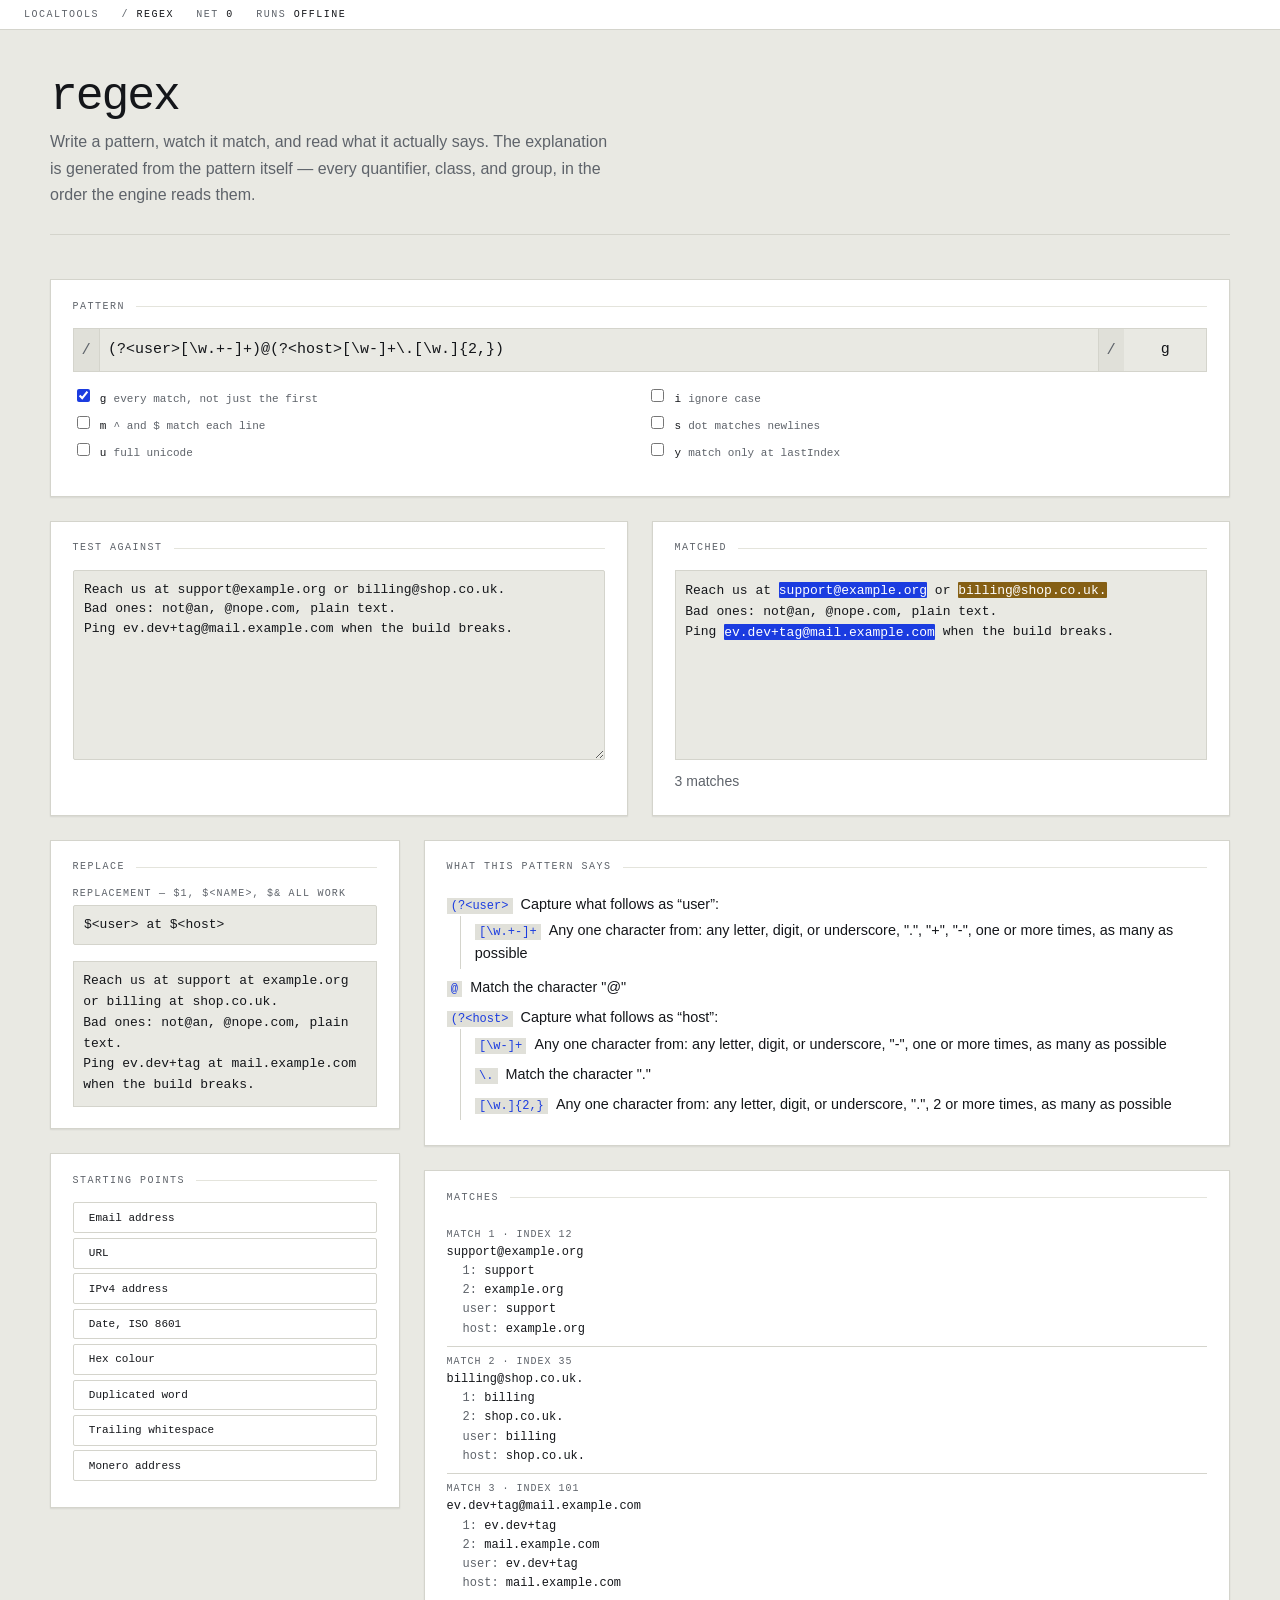
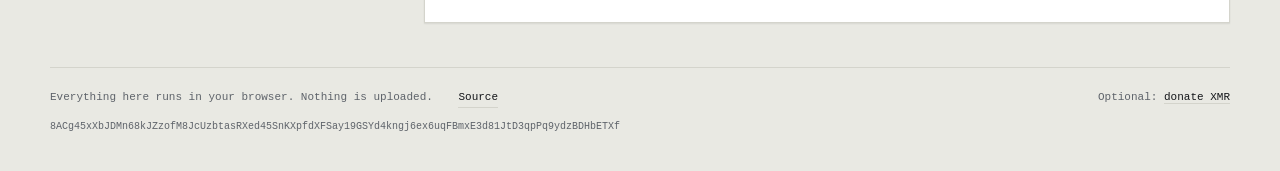
<file: regex/index.html>
<!doctype html>
<html lang="en">
<head>
<meta charset="utf-8">
<meta name="viewport" content="width=device-width, initial-scale=1">
<title>Regex — test a pattern and read it back in English</title>
<meta name="description" content="Live regular expression tester that explains the pattern in plain English, piece by piece. Runs entirely in your browser.">
<script src="../shared/site.js"></script>
<link rel="stylesheet" href="../shared/base.css">
<style>
  .pattern-row { display: flex; border: 1px solid var(--rule); background: var(--paper); align-items: stretch; }
  .pattern-row .slash {
    display: flex; align-items: center; padding: 0 0.5rem;
    font-family: var(--mono); color: var(--graphite); background: var(--sunk);
    border-right: 1px solid var(--rule);
  }
  .pattern-row .slash.end { border-right: 0; border-left: 1px solid var(--rule); }
  #pattern { border: 0; font-size: 15px; padding: 0.6rem 0.5rem; }
  #flags { border: 0; width: 5.5em; text-align: center; font-size: 15px; padding: 0.6rem 0.2rem; }
  #pattern:focus-visible, #flags:focus-visible { outline-offset: -2px; }

  .flagset { display: grid; grid-template-columns: repeat(2, 1fr); gap: 0.3rem 0.9rem; margin-top: 0.85rem; }
  .flagset label {
    display: flex; gap: 0.45rem; align-items: baseline;
    font-family: var(--mono); font-size: 11px; color: var(--graphite); cursor: pointer;
  }
  .flagset input { width: auto; }
  .flagset b { color: var(--ink); font-weight: 500; }

  #subject { min-height: 190px; font-size: 13px; }
  .highlight {
    border: 1px solid var(--rule); background: var(--paper); padding: 0.6rem;
    font-family: var(--mono); font-size: 13px; line-height: 1.6;
    white-space: pre-wrap; word-break: break-word; min-height: 190px; overflow: auto;
  }
  .highlight mark {
    background: var(--ultra); color: #fff; padding: 0.05em 0;
    border-radius: 1px;
  }
  .highlight mark.alt { background: var(--ochre); color: #fff; }
  .highlight mark.empty { padding: 0 2px; outline: 1px solid var(--ultra); background: none; }

  /* the explainer tree */
  .tree, .tree ul { list-style: none; margin: 0; padding: 0; }
  .tree ul { margin-left: 0.85rem; padding-left: 0.85rem; border-left: 1px solid var(--rule); }
  .tree li { padding: 0.22rem 0; font-size: 0.9rem; }
  .tree .tok {
    font-family: var(--mono); font-size: 12px; background: var(--sunk);
    padding: 0.08em 0.35em; margin-right: 0.5rem; color: var(--ultra); white-space: pre;
  }
  .tree .say { color: var(--ink); }
  .tree .meta { color: var(--graphite); font-size: 0.85em; }

  .matches { font-family: var(--mono); font-size: 12px; }
  .matches .m { border-bottom: 1px solid var(--rule); padding: 0.45rem 0; }
  .matches .m:last-child { border-bottom: 0; }
  .matches .at { color: var(--graphite); font-size: 10px; letter-spacing: 0.1em; text-transform: uppercase; }
  .matches .txt { color: var(--ink); word-break: break-all; }
  .matches .grp { color: var(--graphite); padding-left: 1rem; }
  .matches .grp b { color: var(--ink); font-weight: 400; }
  .grid2 { display: grid; grid-template-columns: 1fr 1fr; gap: var(--gap); }
  @media (max-width: 700px) { .grid2 { grid-template-columns: 1fr; } }
  .lib { font-family: var(--mono); font-size: 11px; }
  .lib button { width: 100%; justify-content: flex-start; text-transform: none; letter-spacing: 0; margin-bottom: 0.3rem; }
</style>
</head>
<body data-tool="regex">
<div class="wrap">

<header class="masthead">
  <h1>regex</h1>
  <p>Write a pattern, watch it match, and read what it actually says. The explanation is generated from the pattern itself — every quantifier, class, and group, in the order the engine reads them.</p>
</header>

<div class="panel">
  <h2>Pattern</h2>
  <div class="pattern-row">
    <span class="slash">/</span>
    <input type="text" id="pattern" spellcheck="false" autocomplete="off" aria-label="Regular expression"
           value="(?<user>[\w.+-]+)@(?<host>[\w-]+\.[\w.]{2,})">
    <span class="slash end">/</span>
    <input type="text" id="flags" spellcheck="false" autocomplete="off" aria-label="Flags" value="g">
  </div>
  <div class="flagset">
    <label><input type="checkbox" data-flag="g"> <b>g</b> every match, not just the first</label>
    <label><input type="checkbox" data-flag="i"> <b>i</b> ignore case</label>
    <label><input type="checkbox" data-flag="m"> <b>m</b> ^ and $ match each line</label>
    <label><input type="checkbox" data-flag="s"> <b>s</b> dot matches newlines</label>
    <label><input type="checkbox" data-flag="u"> <b>u</b> full unicode</label>
    <label><input type="checkbox" data-flag="y"> <b>y</b> match only at lastIndex</label>
  </div>
  <p class="note" id="patternerr"></p>
</div>

<div class="grid2">
  <div class="panel" style="margin-top:var(--gap)">
    <h2>Test against</h2>
    <textarea id="subject" spellcheck="false">Reach us at support@example.org or billing@shop.co.uk.
Bad ones: not@an, @nope.com, plain text.
Ping ev.dev+tag@mail.example.com when the build breaks.</textarea>
  </div>
  <div class="panel" style="margin-top:var(--gap)">
    <h2>Matched</h2>
    <div class="highlight" id="highlight" aria-live="polite"></div>
    <p class="note" id="count"></p>
  </div>
</div>

<div class="bench" style="margin-top:var(--gap)">
  <div>
    <div class="panel">
      <h2>Replace</h2>
      <label class="field"><span>Replacement — $1, $&lt;name&gt;, $&amp; all work</span>
        <input type="text" id="repl" value="$&lt;user&gt; at $&lt;host&gt;"></label>
      <div class="highlight" id="replout" style="min-height:0"></div>
    </div>
    <div class="panel">
      <h2>Starting points</h2>
      <div class="lib" id="lib"></div>
    </div>
  </div>

  <div>
    <div class="panel">
      <h2>What this pattern says</h2>
      <ul class="tree" id="tree"></ul>
    </div>
    <div class="panel">
      <h2>Matches</h2>
      <div class="matches" id="matches"></div>
    </div>
  </div>
</div>

</div>

<script>
/* ------------------------------------------------------------------ *
 * A small regex parser. Enough of the JS grammar to describe a pattern
 * back to the person who wrote it.
 * ------------------------------------------------------------------ */
var RX = (function () {
  "use strict";

  var CLASS_NAMES = {
    "d": "any digit 0-9",
    "D": "any character that is not a digit",
    "w": "any letter, digit, or underscore",
    "W": "any character that is not a letter, digit, or underscore",
    "s": "any whitespace — space, tab, newline",
    "S": "any character that is not whitespace"
  };
  var ESCAPES = {
    "n": "a newline", "r": "a carriage return", "t": "a tab",
    "f": "a form feed", "v": "a vertical tab", "0": "a null character"
  };

  function parse(src) {
    var i = 0;

    function peek() { return src[i]; }
    function eat(c) { if (src[i] === c) { i++; return true; } return false; }

    function parseAlternation() {
      var branches = [parseSequence()];
      while (eat("|")) branches.push(parseSequence());
      return branches.length === 1 ? branches[0] : { type: "alt", branches: branches };
    }

    function parseSequence() {
      var items = [];
      while (i < src.length && src[i] !== "|" && src[i] !== ")") {
        var atom = parseAtom();
        if (!atom) break;
        atom = parseQuantifier(atom);
        items.push(atom);
      }
      return { type: "seq", items: items };
    }

    function parseQuantifier(atom) {
      var c = src[i], min, max, raw;
      if (c === "*") { min = 0; max = Infinity; raw = "*"; i++; }
      else if (c === "+") { min = 1; max = Infinity; raw = "+"; i++; }
      else if (c === "?") { min = 0; max = 1; raw = "?"; i++; }
      else if (c === "{") {
        var close = src.indexOf("}", i);
        var body = close < 0 ? null : src.slice(i + 1, close);
        if (body === null || !/^\d+(,\d*)?$/.test(body)) return atom;
        raw = src.slice(i, close + 1);
        var parts = body.split(",");
        min = parseInt(parts[0], 10);
        max = parts.length === 1 ? min : (parts[1] === "" ? Infinity : parseInt(parts[1], 10));
        i = close + 1;
      } else return atom;

      var lazy = eat("?");
      if (!lazy && src[i] === "+") { i++; return { type: "quant", min: min, max: max, possessive: true, raw: raw + "+", body: atom }; }
      return { type: "quant", min: min, max: max, lazy: lazy, raw: raw + (lazy ? "?" : ""), body: atom };
    }

    function parseAtom() {
      var c = src[i];
      if (c === undefined) return null;

      if (c === "(") { i++; return parseGroup(); }
      if (c === "[") { i++; return parseClass(); }
      if (c === ".") { i++; return { type: "dot", raw: "." }; }
      if (c === "^") { i++; return { type: "anchor", at: "start", raw: "^" }; }
      if (c === "$") { i++; return { type: "anchor", at: "end", raw: "$" }; }
      if (c === "\\") { i++; return parseEscape(); }
      i++;
      return { type: "char", value: c, raw: c };
    }

    function parseGroup() {
      var node = { type: "group", raw: "(" };
      if (src[i] === "?") {
        if (src[i + 1] === ":") { node.kind = "noncapture"; i += 2; }
        else if (src[i + 1] === "=") { node.kind = "lookahead"; node.negate = false; i += 2; }
        else if (src[i + 1] === "!") { node.kind = "lookahead"; node.negate = true; i += 2; }
        else if (src[i + 1] === "<" && src[i + 2] === "=") { node.kind = "lookbehind"; node.negate = false; i += 3; }
        else if (src[i + 1] === "<" && src[i + 2] === "!") { node.kind = "lookbehind"; node.negate = true; i += 3; }
        else if (src[i + 1] === "<") {
          var end = src.indexOf(">", i);
          node.kind = "named";
          node.name = src.slice(i + 2, end);
          i = end + 1;
        }
      } else node.kind = "capture";

      node.body = parseAlternation();
      eat(")");
      return node;
    }

    function parseClass() {
      var node = { type: "class", negate: false, parts: [] }, start = i - 1;
      if (eat("^")) node.negate = true;
      var first = true;
      while (i < src.length && (src[i] !== "]" || first)) {
        first = false;
        var lo;
        if (src[i] === "\\") { i++; lo = parseEscape(); }
        else lo = { type: "char", value: src[i], raw: src[i++] };

        if (src[i] === "-" && src[i + 1] !== "]" && src[i + 1] !== undefined && lo.type === "char") {
          i++;
          var hi;
          if (src[i] === "\\") { i++; hi = parseEscape(); }
          else hi = { type: "char", value: src[i], raw: src[i++] };
          node.parts.push({ type: "range", from: lo.value, to: hi.value });
        } else node.parts.push(lo);
      }
      eat("]");
      node.raw = src.slice(start, i);
      return node;
    }

    function parseEscape() {
      var c = src[i++];
      if (CLASS_NAMES[c]) return { type: "shorthand", value: c, raw: "\\" + c };
      if (c === "b") return { type: "anchor", at: "word", raw: "\\b" };
      if (c === "B") return { type: "anchor", at: "nonword", raw: "\\B" };
      if (ESCAPES[c]) return { type: "escape", value: c, raw: "\\" + c };
      if (c === "x") { var h = src.substr(i, 2); i += 2; return { type: "code", value: h, base: 16, raw: "\\x" + h }; }
      if (c === "u") {
        if (src[i] === "{") { var e = src.indexOf("}", i); var b = src.slice(i + 1, e); i = e + 1; return { type: "code", value: b, base: 16, raw: "\\u{" + b + "}" }; }
        var u = src.substr(i, 4); i += 4; return { type: "code", value: u, base: 16, raw: "\\u" + u };
      }
      if (c === "k" && src[i] === "<") { var ke = src.indexOf(">", i); var nm = src.slice(i + 1, ke); i = ke + 1; return { type: "backref", name: nm, raw: "\\k<" + nm + ">" }; }
      if (/[1-9]/.test(c)) {
        var num = c;
        while (/\d/.test(src[i])) num += src[i++];
        return { type: "backref", index: +num, raw: "\\" + num };
      }
      return { type: "char", value: c, literal: true, raw: "\\" + c };
    }

    var tree = parseAlternation();
    return tree;
  }

  /* ---- describing ---------------------------------------------------- */

  function times(min, max, lazy, possessive) {
    var s;
    if (min === 0 && max === Infinity) s = "zero or more times";
    else if (min === 1 && max === Infinity) s = "one or more times";
    else if (min === 0 && max === 1) s = "optionally — zero or one time";
    else if (min === max) s = "exactly " + min + " time" + (min === 1 ? "" : "s");
    else if (max === Infinity) s = min + " or more times";
    else s = "between " + min + " and " + max + " times";
    if (lazy) s += ", as few as possible";
    else if (possessive) s += ", with no giving back";
    else if (max === Infinity || max > min) s += ", as many as possible";
    return s;
  }

  function charName(c) {
    if (c === " ") return "a space";
    if (c === "\t") return "a tab";
    return "the character " + JSON.stringify(c);
  }

  function describeClassPart(p) {
    if (p.type === "range") return p.from + " to " + p.to;
    if (p.type === "shorthand") return CLASS_NAMES[p.value];
    if (p.type === "escape") return ESCAPES[p.value];
    if (p.type === "code") return "U+" + p.value.toUpperCase();
    return JSON.stringify(p.value);
  }

  /* Turns the tree into a flat list of {depth, token, text, meta}. */
  function explain(node, depth, out) {
    out = out || [];
    depth = depth || 0;
    var push = function (tok, text, meta) { out.push({ depth: depth, tok: tok, text: text, meta: meta }); };

    switch (node.type) {
      case "seq":
        node.items.forEach(function (n) { explain(n, depth, out); });
        break;

      case "alt":
        push("|", "Any one of these " + node.branches.length + " alternatives:");
        node.branches.forEach(function (b, idx) {
          out.push({ depth: depth + 1, tok: "#" + (idx + 1), text: "Option " + (idx + 1) + ":", meta: true });
          explain(b, depth + 2, out);
        });
        break;

      case "group":
        var head;
        if (node.kind === "capture") head = "Capture what follows into a numbered group:";
        else if (node.kind === "named") head = "Capture what follows as “" + node.name + "”:";
        else if (node.kind === "noncapture") head = "Group these together without capturing:";
        else if (node.kind === "lookahead") head = node.negate
          ? "Only match if what follows is NOT ahead — nothing is consumed:"
          : "Only match if this is ahead — nothing is consumed:";
        else head = node.negate
          ? "Only match if what follows is NOT just behind:"
          : "Only match if this is just behind:";
        push(node.kind === "named" ? "(?<" + node.name + ">" : node.kind === "capture" ? "(" : "(?…", head);
        explain(node.body, depth + 1, out);
        break;

      case "quant":
        var inner = [];
        explain(node.body, 0, inner);
        if (inner.length === 1) {
          push(inner[0].tok + node.raw, inner[0].text + ", " + times(node.min, node.max, node.lazy, node.possessive));
        } else {
          push(node.raw, "Repeat the following " + times(node.min, node.max, node.lazy, node.possessive) + ":");
          explain(node.body, depth + 1, out);
        }
        break;

      case "class":
        var listed = node.parts.map(describeClassPart).join(", ");
        push(node.raw, (node.negate ? "Any character except: " : "Any one character from: ") + listed);
        break;

      case "shorthand":  push(node.raw, "Match " + CLASS_NAMES[node.value]); break;
      case "escape":     push(node.raw, "Match " + ESCAPES[node.value]); break;
      case "code":       push(node.raw, "Match the character U+" + node.value.toUpperCase()); break;
      case "dot":        push(".", "Any character except a newline — unless the s flag is on"); break;
      case "backref":    push(node.raw, node.name
                           ? "The exact text captured earlier as “" + node.name + "”"
                           : "The exact text captured earlier by group " + node.index); break;
      case "anchor":
        push(node.raw, {
          start: "The start of the text — or of a line, with the m flag",
          end: "The end of the text — or of a line, with the m flag",
          word: "A word boundary — the edge between a word character and anything else",
          nonword: "Not a word boundary"
        }[node.at]);
        break;

      case "char":
        push(node.raw, "Match " + charName(node.value));
        break;
    }
    return out;
  }

  /* Nested quantifiers over overlapping sets are the classic way to make an
     engine hang. Worth a warning before someone ships it. */
  function riskScan(src) {
    var risky = /(\([^)]*[+*][^)]*\)|\[[^\]]*\][+*]|\\[wds][+*])\s*[+*]/;
    return risky.test(src);
  }

  return { parse: parse, explain: explain, riskScan: riskScan };
})();

/* ------------------------------------------------------------------ *
 * Interface
 * ------------------------------------------------------------------ */
(function () {
  "use strict";
  /* Degrade gracefully if the shared script is missing. */
  var LT = window.LT || { status: function () {}, bytes: function (n) { return n + " B"; } };

  var $ = function (id) { return document.getElementById(id); };

  var LIBRARY = [
    ["Email address", "(?<user>[\\w.+-]+)@(?<host>[\\w-]+\\.[\\w.]{2,})", "g"],
    ["URL", "https?:\\/\\/[^\\s<>\"']+", "g"],
    ["IPv4 address", "\\b(?:(?:25[0-5]|2[0-4]\\d|1?\\d?\\d)\\.){3}(?:25[0-5]|2[0-4]\\d|1?\\d?\\d)\\b", "g"],
    ["Date, ISO 8601", "(?<y>\\d{4})-(?<m>0[1-9]|1[0-2])-(?<d>0[1-9]|[12]\\d|3[01])", "g"],
    ["Hex colour", "#(?:[0-9a-f]{3}|[0-9a-f]{6})\\b", "gi"],
    ["Duplicated word", "\\b(\\w+)\\s+\\1\\b", "gi"],
    ["Trailing whitespace", "[ \\t]+$", "gm"],
    ["Monero address", "\\b[48][0-9AB][1-9A-HJ-NP-Za-km-z]{93}\\b", "g"]
  ];

  function esc(s) {
    return s.replace(/&/g, "&amp;").replace(/</g, "&lt;").replace(/>/g, "&gt;");
  }

  function syncFlagBoxes(flags) {
    document.querySelectorAll("[data-flag]").forEach(function (b) {
      b.checked = flags.indexOf(b.getAttribute("data-flag")) >= 0;
    });
  }

  function run() {
    var src = $("pattern").value;
    var flags = $("flags").value.replace(/[^gimsuyd]/g, "");
    $("flags").value = flags;
    syncFlagBoxes(flags);

    /* explanation first — it works even when the pattern will not compile */
    try {
      var lines = RX.explain(RX.parse(src), 0, []);
      renderTree(lines);
    } catch (e) {
      $("tree").innerHTML = '<li class="meta">Could not read the structure of this pattern.</li>';
    }

    var re;
    try {
      re = new RegExp(src, flags);
      $("patternerr").innerHTML = RX.riskScan(src)
        ? '<span class="warn">A quantifier wrapped around another quantifier can take exponential time on text that nearly matches. Test it against a long failing string before shipping.</span>'
        : "";
    } catch (e) {
      $("patternerr").innerHTML = '<span class="err">' + esc(e.message) + "</span>";
      $("highlight").innerHTML = "";
      $("matches").innerHTML = "";
      $("count").textContent = "";
      LT.status("invalid pattern");
      return;
    }

    var subject = $("subject").value;
    var found = [], guard = Date.now(), aborted = false;

    if (flags.indexOf("g") >= 0 || flags.indexOf("y") >= 0) {
      var m;
      re.lastIndex = 0;
      while ((m = re.exec(subject)) !== null) {
        found.push(m);
        if (m[0] === "") re.lastIndex++;           /* zero-length match: step on */
        if (found.length > 5000 || Date.now() - guard > 400) { aborted = true; break; }
      }
    } else {
      var one = re.exec(subject);
      if (one) found.push(one);
    }

    /* highlight */
    var html = "", cursor = 0;
    found.forEach(function (m, idx) {
      html += esc(subject.slice(cursor, m.index));
      var cls = (idx % 2 ? "alt" : "") + (m[0] === "" ? " empty" : "");
      html += '<mark class="' + cls.trim() + '">' + (m[0] === "" ? "" : esc(m[0])) + "</mark>";
      cursor = m.index + m[0].length;
    });
    html += esc(subject.slice(cursor));
    $("highlight").innerHTML = html || '<span class="meta">Nothing to match against.</span>';

    $("count").textContent = found.length === 0
      ? "No matches."
      : found.length + " match" + (found.length === 1 ? "" : "es") +
        (aborted ? " — stopped early, this pattern is slow on this input" : "");
    $("count").className = aborted ? "note warn" : "note";
    LT.status(found.length + " match" + (found.length === 1 ? "" : "es"));

    /* match list */
    var out = "";
    found.slice(0, 60).forEach(function (m, idx) {
      out += '<div class="m"><div class="at">Match ' + (idx + 1) + " · index " + m.index + "</div>";
      out += '<div class="txt">' + (m[0] === "" ? "<em>empty match</em>" : esc(m[0])) + "</div>";
      for (var g = 1; g < m.length; g++) {
        out += '<div class="grp">' + g + ": <b>" + (m[g] === undefined ? "—" : esc(m[g])) + "</b></div>";
      }
      if (m.groups) {
        Object.keys(m.groups).forEach(function (k) {
          out += '<div class="grp">' + esc(k) + ": <b>" + (m.groups[k] === undefined ? "—" : esc(m.groups[k])) + "</b></div>";
        });
      }
      out += "</div>";
    });
    $("matches").innerHTML = out || '<span class="meta">No matches.</span>';

    /* replacement */
    try {
      var rep = subject.replace(re, $("repl").value);
      $("replout").innerHTML = esc(rep);
    } catch (e) {
      $("replout").innerHTML = '<span class="err">' + esc(e.message) + "</span>";
    }
  }

  function renderTree(lines) {
    var root = $("tree");
    root.innerHTML = "";
    var stack = [root];
    lines.forEach(function (l) {
      while (stack.length > l.depth + 1) stack.pop();
      while (stack.length < l.depth + 1) {
        var ul = document.createElement("ul");
        var host = stack[stack.length - 1].lastElementChild || stack[stack.length - 1];
        host.appendChild(ul);
        stack.push(ul);
      }
      var li = document.createElement("li");
      if (l.meta) {
        li.innerHTML = '<span class="meta">' + esc(l.text) + "</span>";
      } else {
        li.innerHTML = '<span class="tok">' + esc(l.tok) + '</span><span class="say">' + esc(l.text) + "</span>";
      }
      stack[stack.length - 1].appendChild(li);
    });
    if (!lines.length) root.innerHTML = '<li class="meta">An empty pattern matches at every position.</li>';
  }

  /* library */
  LIBRARY.forEach(function (entry) {
    var b = document.createElement("button");
    b.textContent = entry[0];
    b.onclick = function () {
      $("pattern").value = entry[1];
      $("flags").value = entry[2];
      run();
    };
    $("lib").appendChild(b);
  });

  document.querySelectorAll("[data-flag]").forEach(function (box) {
    box.onchange = function () {
      var f = $("flags").value.replace(this.getAttribute("data-flag"), "");
      if (this.checked) f += this.getAttribute("data-flag");
      $("flags").value = f;
      run();
    };
  });

  ["pattern", "flags", "subject", "repl"].forEach(function (id) {
    $(id).addEventListener("input", run);
  });
  run();
})();
</script>
</body>
</html>
</file>
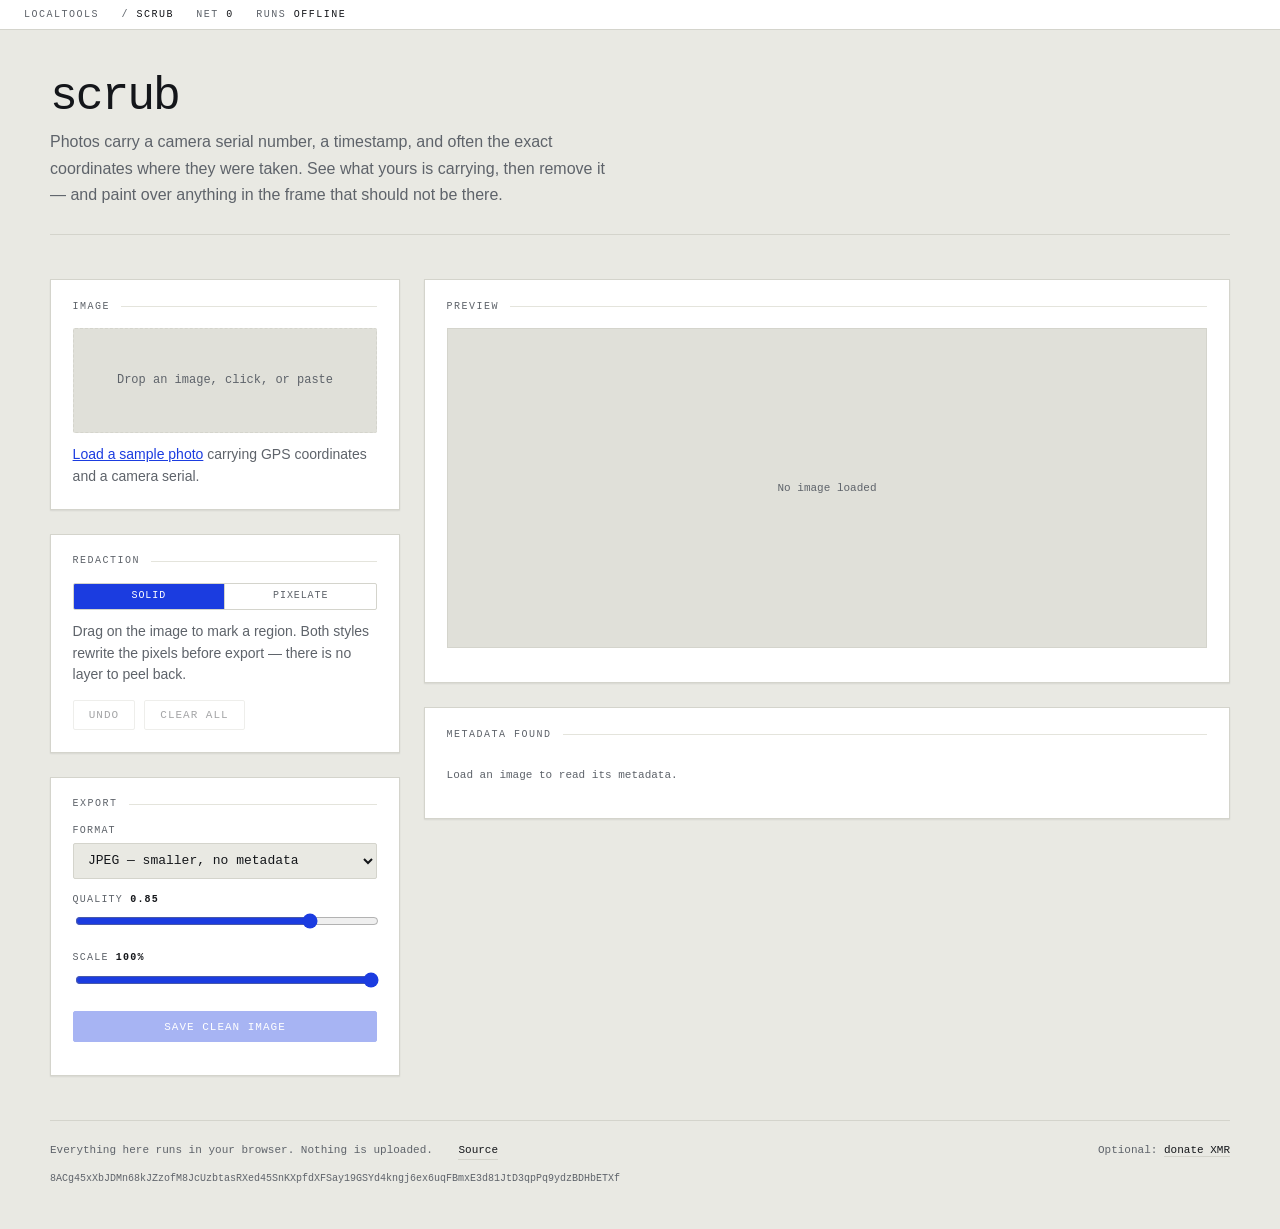
<file: scrub/index.html>
<!doctype html>
<html lang="en">
<head>
<meta charset="utf-8">
<meta name="viewport" content="width=device-width, initial-scale=1">
<title>Scrub — strip metadata and redact an image</title>
<meta name="description" content="See the hidden metadata in a photo, remove it, and permanently burn out regions. Runs entirely in your browser.">
<script src="../shared/site.js"></script>
<link rel="stylesheet" href="../shared/base.css">
<style>
  .stage {
    background: var(--sunk);
    border: 1px solid var(--rule);
    padding: 1rem;
    display: flex;
    justify-content: center;
    align-items: center;
    min-height: 320px;
  }
  #canvas { max-width: 100%; height: auto; cursor: crosshair; touch-action: none; display: block; }
  #canvas.empty { display: none; }
  .regions { list-style: none; margin: 0.85rem 0 0; padding: 0; font-family: var(--mono); font-size: 11px; }
  .regions li {
    display: flex; align-items: center; gap: 0.6rem;
    padding: 0.3rem 0; border-bottom: 1px solid var(--rule);
  }
  .regions li:last-child { border-bottom: 0; }
  .regions .dim { color: var(--graphite); margin-left: auto; }
  .regions button { padding: 0.15rem 0.4rem; font-size: 10px; }
  .exif-empty { font-family: var(--mono); font-size: 11px; color: var(--graphite); }
  .exif td.val { word-break: break-word; font-variant-numeric: tabular-nums; }
  tr.hot th, tr.hot td.val { color: var(--alarm); }
  .hint {
    font-family: var(--mono); font-size: 10px; letter-spacing: 0.1em;
    text-transform: uppercase; color: var(--graphite); text-align: center; margin-top: 0.75rem;
  }
</style>
</head>
<body data-tool="scrub">
<div class="wrap">

<header class="masthead">
  <h1>scrub</h1>
  <p>Photos carry a camera serial number, a timestamp, and often the exact coordinates where they were taken. See what yours is carrying, then remove it — and paint over anything in the frame that should not be there.</p>
</header>

<div class="bench">

  <div>
    <div class="panel">
      <h2>Image</h2>
      <div class="drop" id="drop" tabindex="0" role="button">
        Drop an image, click, or paste
      </div>
      <input type="file" id="file" accept="image/*" hidden>
      <p class="note" id="fileinfo"></p>
      <p class="note"><a href="#" id="sample" style="color:var(--ultra)">Load a sample photo</a> carrying GPS coordinates and a camera serial.</p>
    </div>

    <div class="panel">
      <h2>Redaction</h2>
      <div class="seg" role="radiogroup" aria-label="Redaction style">
        <label><input type="radio" name="mode" value="block" checked><span>Solid</span></label>
        <label><input type="radio" name="mode" value="pixel"><span>Pixelate</span></label>
      </div>
      <p class="note">Drag on the image to mark a region. Both styles rewrite the pixels before export — there is no layer to peel back.</p>
      <ul class="regions" id="regions"></ul>
      <div class="row" style="margin-top:0.85rem">
        <button id="undo" disabled>Undo</button>
        <button id="clear" disabled>Clear all</button>
      </div>
    </div>

    <div class="panel">
      <h2>Export</h2>
      <label class="field">
        <span>Format</span>
        <select id="format">
          <option value="image/png">PNG — lossless, no metadata</option>
          <option value="image/jpeg" selected>JPEG — smaller, no metadata</option>
          <option value="image/webp">WebP — smallest, no metadata</option>
        </select>
      </label>
      <label class="field" id="qwrap">
        <span>Quality <b id="qval" style="color:var(--ink)">0.85</b></span>
        <input type="range" id="quality" min="0.3" max="1" step="0.05" value="0.85">
      </label>
      <label class="field">
        <span>Scale <b id="sval" style="color:var(--ink)">100%</b></span>
        <input type="range" id="scale" min="10" max="100" step="5" value="100">
      </label>
      <button class="primary" id="save" disabled style="width:100%">Save clean image</button>
      <p class="note" id="saveinfo"></p>
    </div>
  </div>

  <div>
    <div class="panel">
      <h2>Preview</h2>
      <div class="stage" id="stage">
        <canvas id="canvas" class="empty"></canvas>
        <span class="exif-empty" id="placeholder">No image loaded</span>
      </div>
      <p class="hint" id="hint"></p>
    </div>

    <div class="panel">
      <h2>Metadata found</h2>
      <table class="readout exif"><tbody id="exif"></tbody></table>
      <p class="exif-empty" id="noexif">Load an image to read its metadata.</p>
    </div>
  </div>

</div>
</div>

<script>
(function () {
  "use strict";

  /* Degrade gracefully if the shared script is missing. */
  var LT = window.LT || { status: function () {}, bytes: function (n) { return n + " B"; } };

  var $ = function (id) { return document.getElementById(id); };
  var canvas = $("canvas"), ctx = canvas.getContext("2d");
  var img = null, regions = [], srcBytes = 0, srcName = "image";

  /* ---- EXIF / metadata reading -------------------------------------- */

  var TIFF_TAGS = {
    0x010F: "Camera make", 0x0110: "Camera model", 0x0112: "Orientation",
    0x0131: "Software", 0x0132: "File changed", 0x013B: "Artist",
    0x8298: "Copyright", 0x829A: "Exposure", 0x829D: "Aperture",
    0x8827: "ISO", 0x9003: "Taken at", 0x9004: "Digitised at",
    0x920A: "Focal length", 0xA002: "Pixel width", 0xA003: "Pixel height",
    0xA431: "Body serial number", 0xA433: "Lens make", 0xA434: "Lens model",
    0xA435: "Lens serial number", 0x9286: "User comment", 0x010E: "Description"
  };
  var GPS_TAGS = {
    1: "GPS latitude ref", 2: "GPS latitude", 3: "GPS longitude ref",
    4: "GPS longitude", 6: "GPS altitude", 7: "GPS time", 29: "GPS date"
  };
  /* Fields that identify a person, a device, or a place. */
  var SENSITIVE = {
    "GPS latitude": 1, "GPS longitude": 1, "GPS altitude": 1, "GPS date": 1,
    "GPS time": 1, "Body serial number": 1, "Lens serial number": 1,
    "Artist": 1, "Copyright": 1, "User comment": 1, "Taken at": 1,
    "Digitised at": 1, "File changed": 1
  };
  var TYPE_SIZE = { 1: 1, 2: 1, 3: 2, 4: 4, 5: 8, 6: 1, 7: 1, 8: 2, 9: 4, 10: 8, 11: 4, 12: 8 };

  function readTIFF(view, start, out) {
    var le = view.getUint16(start) === 0x4949;
    if (view.getUint16(start + 2, le) !== 42) return;

    function readIFD(offset, tags, prefix) {
      if (offset + 2 > view.byteLength) return;
      var n = view.getUint16(offset, le);
      for (var i = 0; i < n; i++) {
        var e = offset + 2 + i * 12;
        if (e + 12 > view.byteLength) return;
        var tag = view.getUint16(e, le);
        var type = view.getUint16(e + 2, le);
        var count = view.getUint32(e + 4, le);
        var size = (TYPE_SIZE[type] || 1) * count;
        var vo = size > 4 ? start + view.getUint32(e + 8, le) : e + 8;

        /* Sub-IFD pointers */
        if (tags === TIFF_TAGS && tag === 0x8769) { readIFD(start + view.getUint32(e + 8, le), TIFF_TAGS, ""); continue; }
        if (tags === TIFF_TAGS && tag === 0x8825) { readIFD(start + view.getUint32(e + 8, le), GPS_TAGS, "");  continue; }

        var name = tags[tag];
        if (!name || vo + size > view.byteLength) continue;
        out.push({ name: name, value: readValue(view, vo, type, count, le, name) });
      }
    }
    readIFD(start + view.getUint32(start + 4, le), TIFF_TAGS, "");
  }

  var ORIENT = {
    1: "normal", 2: "mirrored", 3: "rotated 180°", 4: "flipped",
    5: "transposed", 6: "rotated 90° CW", 7: "transverse", 8: "rotated 90° CCW"
  };

  function readValue(view, o, type, count, le, name) {
    var i, parts = [];
    if (type === 2) {
      var s = "";
      for (i = 0; i < count; i++) {
        var c = view.getUint8(o + i);
        if (c === 0) break;
        s += String.fromCharCode(c);
      }
      return s.trim();
    }
    if (type === 7) return count + " bytes";
    for (i = 0; i < Math.min(count, 6); i++) {
      if (type === 3) parts.push(view.getUint16(o + i * 2, le));
      else if (type === 4) parts.push(view.getUint32(o + i * 4, le));
      else if (type === 9) parts.push(view.getInt32(o + i * 4, le));
      else if (type === 5 || type === 10) {
        var num = type === 5 ? view.getUint32(o + i * 8, le) : view.getInt32(o + i * 8, le);
        var den = type === 5 ? view.getUint32(o + i * 8 + 4, le) : view.getInt32(o + i * 8 + 4, le);
        parts.push(den ? +(num / den).toFixed(6) : 0);
      } else parts.push(view.getUint8(o + i));
    }
    if (name === "Orientation") return ORIENT[parts[0]] || parts[0];
    /* 0.004 means nothing to a photographer; 1/250 s does. */
    if (name === "Exposure" && parts.length === 1) {
      return parts[0] < 1 ? "1/" + Math.round(1 / parts[0]) + " s" : parts[0] + " s";
    }
    /* Coordinates arrive as degrees / minutes / seconds. */
    if (parts.length === 3 && /GPS (lat|long)itude$/.test(name)) {
      return (parts[0] + parts[1] / 60 + parts[2] / 3600).toFixed(6) + "°";
    }
    return parts.join(", ");
  }

  function readJPEG(buf, out) {
    var view = new DataView(buf);
    if (view.getUint16(0) !== 0xFFD8) return false;
    var o = 2;
    while (o < view.byteLength - 4) {
      if (view.getUint8(o) !== 0xFF) break;
      var marker = view.getUint8(o + 1);
      if (marker === 0xDA) break;                 /* start of scan */
      var len = view.getUint16(o + 2);
      if (marker === 0xE1) {
        var tag = "";
        for (var i = 0; i < 4; i++) tag += String.fromCharCode(view.getUint8(o + 4 + i));
        if (tag === "Exif") readTIFF(view, o + 10, out);
        else if (tag === "http") out.push({ name: "XMP packet", value: len + " bytes" });
      } else if (marker === 0xED) {
        out.push({ name: "IPTC / Photoshop block", value: len + " bytes" });
      } else if (marker === 0xFE) {
        var s = "";
        for (var j = 0; j < Math.min(len - 2, 120); j++) s += String.fromCharCode(view.getUint8(o + 4 + j));
        out.push({ name: "Comment", value: s });
      }
      o += 2 + len;
    }
    return true;
  }

  function readPNG(buf, out) {
    var view = new DataView(buf), o = 8;
    if (view.getUint32(0) !== 0x89504E47) return false;
    while (o < view.byteLength - 8) {
      var len = view.getUint32(o), type = "";
      for (var i = 0; i < 4; i++) type += String.fromCharCode(view.getUint8(o + 4 + i));
      if (type === "IDAT" || type === "IEND") break;
      if (type === "tEXt" || type === "iTXt" || type === "zTXt") {
        var s = "";
        for (var j = 0; j < Math.min(len, 160); j++) {
          var c = view.getUint8(o + 8 + j);
          s += c === 0 ? ": " : String.fromCharCode(c);
        }
        var split = s.indexOf(": ");
        out.push({ name: split > 0 ? s.slice(0, split) : type, value: split > 0 ? s.slice(split + 2) : s });
      } else if (type === "eXIf") {
        readTIFF(view, o + 8, out);
      } else if (type === "tIME") {
        out.push({ name: "Modified", value: view.getUint16(o + 8) + "-" + view.getUint8(o + 10) + "-" + view.getUint8(o + 11) });
      }
      o += 12 + len;
    }
    return true;
  }

  function showMeta(list) {
    var body = $("exif"); body.innerHTML = "";
    var hot = 0;
    list.forEach(function (row) {
      if (!row.value && row.value !== 0) return;
      var tr = document.createElement("tr");
      if (SENSITIVE[row.name]) { tr.className = "hot"; hot++; }
      var th = document.createElement("th"); th.textContent = row.name;
      var td = document.createElement("td"); td.className = "val"; td.textContent = row.value;
      tr.appendChild(th); tr.appendChild(td); body.appendChild(tr);
    });
    var none = $("noexif");
    if (!body.children.length) {
      none.textContent = "No metadata found. This file is already clean.";
      none.className = "exif-empty";
    } else if (hot) {
      none.textContent = hot + " of " + body.children.length +
        " fields identify you, your device, or where you were. Saving removes all of them.";
      none.className = "note err";
    } else {
      none.textContent = body.children.length + " fields found. Saving removes all of them.";
      none.className = "note";
    }
  }

  /* ---- loading -------------------------------------------------------- */

  function load(file) {
    if (!file || !/^image\//.test(file.type)) return;
    srcBytes = file.size;
    srcName = (file.name || "image").replace(/\.[^.]+$/, "");
    $("fileinfo").textContent = file.name + " · " + LT.bytes(file.size);

    var meta = new FileReader();
    meta.onload = function () {
      var out = [];
      if (!readJPEG(meta.result, out)) readPNG(meta.result, out);
      showMeta(out);
    };
    meta.readAsArrayBuffer(file);

    var url = URL.createObjectURL(file);
    var i = new Image();
    i.onload = function () {
      img = i; regions = [];
      canvas.width = i.naturalWidth; canvas.height = i.naturalHeight;
      canvas.classList.remove("empty");
      $("placeholder").style.display = "none";
      $("hint").textContent = i.naturalWidth + " × " + i.naturalHeight + " · drag to redact";
      $("save").disabled = false;
      draw(); syncRegions(); estimate();
      URL.revokeObjectURL(url);
    };
    i.onerror = function () { $("fileinfo").innerHTML = '<span class="err">Could not decode that file as an image.</span>'; };
    i.src = url;
  }

  /* ---- drawing -------------------------------------------------------- */

  function draw() {
    if (!img) return;
    ctx.imageSmoothingEnabled = true;
    ctx.drawImage(img, 0, 0, canvas.width, canvas.height);
    regions.forEach(function (r) { apply(r); });
  }

  function apply(r) {
    var x = Math.round(Math.min(r.x1, r.x2)), y = Math.round(Math.min(r.y1, r.y2));
    var w = Math.round(Math.abs(r.x2 - r.x1)), h = Math.round(Math.abs(r.y2 - r.y1));
    if (w < 1 || h < 1) return;
    if (r.mode === "block") {
      ctx.fillStyle = "#000";
      ctx.fillRect(x, y, w, h);
      return;
    }
    /* Pixelate by downsampling the region to ~10 cells across, then blowing
       it back up with smoothing off. The original samples are discarded. */
    var cells = Math.max(1, Math.round(Math.min(w, h) / 12));
    var sw = Math.max(1, Math.round(w / Math.max(4, cells)));
    var sh = Math.max(1, Math.round(h / Math.max(4, cells)));
    var tmp = document.createElement("canvas");
    tmp.width = sw; tmp.height = sh;
    var tctx = tmp.getContext("2d");
    tctx.imageSmoothingEnabled = true;
    tctx.drawImage(canvas, x, y, w, h, 0, 0, sw, sh);
    ctx.imageSmoothingEnabled = false;
    ctx.drawImage(tmp, 0, 0, sw, sh, x, y, w, h);
    ctx.imageSmoothingEnabled = true;
  }

  function syncRegions() {
    var ul = $("regions"); ul.innerHTML = "";
    regions.forEach(function (r, idx) {
      var li = document.createElement("li");
      var w = Math.round(Math.abs(r.x2 - r.x1)), h = Math.round(Math.abs(r.y2 - r.y1));
      li.appendChild(document.createTextNode((r.mode === "block" ? "Solid" : "Pixelate")));
      var dim = document.createElement("span");
      dim.className = "dim";
      dim.textContent = w + " × " + h + " px";
      li.appendChild(dim);
      var del = document.createElement("button");
      del.textContent = "×";
      del.setAttribute("aria-label", "Remove region " + (idx + 1));
      del.onclick = function () { regions.splice(idx, 1); draw(); syncRegions(); estimate(); };
      li.appendChild(del);
      ul.appendChild(li);
    });
    $("undo").disabled = $("clear").disabled = !regions.length;
    LT.status(regions.length ? regions.length + " region" + (regions.length > 1 ? "s" : "") + " redacted" : "");
  }

  /* ---- pointer -------------------------------------------------------- */

  var drag = null;

  function pos(e) {
    var b = canvas.getBoundingClientRect();
    return {
      x: (e.clientX - b.left) * (canvas.width / b.width),
      y: (e.clientY - b.top) * (canvas.height / b.height)
    };
  }

  canvas.addEventListener("pointerdown", function (e) {
    if (!img) return;
    canvas.setPointerCapture(e.pointerId);
    var p = pos(e);
    drag = { x1: p.x, y1: p.y, x2: p.x, y2: p.y,
             mode: document.querySelector('input[name="mode"]:checked').value };
  });

  canvas.addEventListener("pointermove", function (e) {
    if (!drag) return;
    var p = pos(e);
    drag.x2 = p.x; drag.y2 = p.y;
    draw();
    ctx.save();
    ctx.strokeStyle = "#1B3CE0";
    ctx.lineWidth = Math.max(1, canvas.width / 400);
    ctx.setLineDash([ctx.lineWidth * 4, ctx.lineWidth * 3]);
    ctx.strokeRect(Math.min(drag.x1, drag.x2), Math.min(drag.y1, drag.y2),
                   Math.abs(drag.x2 - drag.x1), Math.abs(drag.y2 - drag.y1));
    ctx.restore();
  });

  function endDrag() {
    if (!drag) return;
    if (Math.abs(drag.x2 - drag.x1) > 3 && Math.abs(drag.y2 - drag.y1) > 3) regions.push(drag);
    drag = null;
    draw(); syncRegions(); estimate();
  }
  canvas.addEventListener("pointerup", endDrag);
  canvas.addEventListener("pointercancel", endDrag);

  /* ---- export --------------------------------------------------------- */

  function outputCanvas() {
    var s = +$("scale").value / 100;
    if (s === 1) return canvas;
    var out = document.createElement("canvas");
    out.width = Math.max(1, Math.round(canvas.width * s));
    out.height = Math.max(1, Math.round(canvas.height * s));
    var octx = out.getContext("2d");
    octx.imageSmoothingEnabled = true;
    octx.imageSmoothingQuality = "high";
    octx.drawImage(canvas, 0, 0, out.width, out.height);
    return out;
  }

  var estimateTimer;
  function estimate() {
    if (!img) return;
    clearTimeout(estimateTimer);
    estimateTimer = setTimeout(function () {
      var type = $("format").value;
      outputCanvas().toBlob(function (b) {
        if (!b) return;
        var out = outputCanvas();
        var pct = srcBytes ? Math.round((b.size / srcBytes) * 100) : 100;
        $("saveinfo").textContent = out.width + "×" + out.height + " · " +
          LT.bytes(b.size) + " (" + pct + "% of original) · 0 metadata fields";
      }, type, +$("quality").value);
    }, 120);
  }

  $("save").onclick = function () {
    var type = $("format").value;
    outputCanvas().toBlob(function (blob) {
      var ext = type.split("/")[1].replace("jpeg", "jpg");
      var a = document.createElement("a");
      a.href = URL.createObjectURL(blob);
      a.download = srcName + "-scrubbed." + ext;
      a.click();
      setTimeout(function () { URL.revokeObjectURL(a.href); }, 4000);
    }, type, +$("quality").value);
  };

  /* ---- wiring --------------------------------------------------------- */

  $("undo").onclick  = function () { regions.pop(); draw(); syncRegions(); estimate(); };
  $("clear").onclick = function () { regions = []; draw(); syncRegions(); estimate(); };

  $("quality").oninput = function () { $("qval").textContent = (+this.value).toFixed(2); estimate(); };
  $("scale").oninput   = function () { $("sval").textContent = this.value + "%"; estimate(); };
  $("format").onchange = function () {
    $("qwrap").style.display = this.value === "image/png" ? "none" : "block";
    estimate();
  };

  $("sample").onclick = function (e) {
    e.preventDefault();
    fetch("../sample-photo.jpg").then(function (r) { return r.blob(); }).then(function (b) {
      load(new File([b], "sample-photo.jpg", { type: "image/jpeg" }));
    }).catch(function () {
      $("fileinfo").innerHTML = '<span class="warn">The sample only loads when the page is served over http. Opened straight from disk, drop your own image instead.</span>';
    });
  };

  $("drop").onclick = function () { $("file").click(); };
  $("drop").onkeydown = function (e) {
    if (e.key === "Enter" || e.key === " ") { e.preventDefault(); $("file").click(); }
  };
  $("file").onchange = function () { load(this.files[0]); };

  ["dragenter", "dragover"].forEach(function (ev) {
    $("drop").addEventListener(ev, function (e) { e.preventDefault(); this.classList.add("over"); });
  });
  ["dragleave", "drop"].forEach(function (ev) {
    $("drop").addEventListener(ev, function (e) { e.preventDefault(); this.classList.remove("over"); });
  });
  $("drop").addEventListener("drop", function (e) {
    if (e.dataTransfer.files.length) load(e.dataTransfer.files[0]);
  });
  document.addEventListener("paste", function (e) {
    var items = e.clipboardData && e.clipboardData.files;
    if (items && items.length) load(items[0]);
  });
})();
</script>
</body>
</html>
</file>
<file: shared/base.css>
/* localtools — shared instrument panel
   One stylesheet for all five tools. No external requests, no build step. */

:root {
  /* light: a document on a work surface */
  --paper:    #E9E9E3;
  --panel:    #FFFFFF;
  --sunk:     #E0E0D9;
  --ink:      #14161A;
  --graphite: #5E636A;
  --rule:     #D4D4CC;
  --hairline: #E4E4DC;
  --ultra:    #1B3CE0;
  --ultra-sh: #1B3CE00F;
  --ochre:    #855F14;
  --alarm:    #A01E17;
  --shadow:   0 1px 2px rgba(20, 22, 26, .05), 0 1px 1px rgba(20, 22, 26, .03);

  --mono: ui-monospace, "SF Mono", "Cascadia Mono", "JetBrains Mono", "Roboto Mono", Menlo, Consolas, monospace;
  --sans: -apple-system, BlinkMacSystemFont, "Segoe UI", Roboto, "Helvetica Neue", Arial, sans-serif;

  --gap:    1.5rem;   /* inside a region */
  --gap-lg: 2.75rem;  /* between regions */
  --pad:    1.35rem;  /* panel padding */
  --strip:  30px;
  --measure: 64ch;

  --label: 500 10px/1 var(--mono);
  --track: .15em;
}

@media (prefers-color-scheme: dark) {
  :root:not([data-theme="light"]) {
    --paper:    #0F1115;
    --panel:    #171A20;
    --sunk:     #0A0C0F;
    --ink:      #E7E8E4;
    --graphite: #939AA4;
    --rule:     #272B33;
    --hairline: #1F232A;
    --ultra:    #8CA2FF;
    --ultra-sh: #8CA2FF14;
    --ochre:    #DCAC4D;
    --alarm:    #F0796E;
    --shadow:   none;
  }
}
:root[data-theme="dark"] {
  --paper:    #0F1115;
  --panel:    #171A20;
  --sunk:     #0A0C0F;
  --ink:      #E7E8E4;
  --graphite: #939AA4;
  --rule:     #272B33;
  --hairline: #1F232A;
  --ultra:    #8CA2FF;
  --ultra-sh: #8CA2FF14;
  --ochre:    #DCAC4D;
  --alarm:    #F0796E;
  --shadow:   none;
}

* { box-sizing: border-box; }

html { -webkit-text-size-adjust: 100%; }

body {
  margin: 0;
  padding: calc(var(--strip) + var(--gap-lg)) var(--gap) 0;
  background: var(--paper);
  color: var(--ink);
  font-family: var(--sans);
  font-size: 15.5px;
  line-height: 1.6;
  -webkit-font-smoothing: antialiased;
  text-rendering: optimizeLegibility;
}

::selection { background: var(--ultra); color: #fff; }

/* ---- signature: telemetry strip ---------------------------------------- */

#telemetry {
  position: fixed;
  top: 0; left: 0; right: 0;
  height: var(--strip);
  z-index: 90;
  display: flex;
  align-items: center;
  gap: 1.4rem;
  padding: 0 var(--gap);
  background: var(--panel);
  border-bottom: 1px solid var(--rule);
  font: var(--label);
  letter-spacing: var(--track);
  text-transform: uppercase;
  color: var(--graphite);
  overflow-x: auto;
  scrollbar-width: none;
}
#telemetry::-webkit-scrollbar { display: none; }
#telemetry b { font-weight: 500; color: var(--ink); }
#telemetry .home {
  color: var(--graphite);
  text-decoration: none;
  transition: color 120ms ease;
}
#telemetry .home:hover { color: var(--ink); }
#telemetry .spacer { margin-left: auto; }
#telemetry .breach, #telemetry .breach b { color: var(--alarm); }

/* ---- masthead ---------------------------------------------------------- */

.wrap { max-width: 1180px; margin: 0 auto; }

.masthead {
  padding-bottom: 1.6rem;
  margin-bottom: var(--gap-lg);
  border-bottom: 1px solid var(--rule);
}
.masthead h1 {
  font-family: var(--mono);
  font-size: clamp(1.9rem, 5vw, 2.9rem);
  font-weight: 500;
  letter-spacing: -.045em;
  margin: 0 0 .55rem;
  line-height: 1;
}
.masthead p {
  margin: 0;
  max-width: var(--measure);
  color: var(--graphite);
  font-size: 1rem;
  line-height: 1.65;
}

/* ---- panels ------------------------------------------------------------ */

.bench {
  display: grid;
  grid-template-columns: minmax(280px, 350px) 1fr;
  gap: var(--gap);
  align-items: start;
}
/* Grid items default to min-width:auto, which lets a wide child push a 1fr
   track past its container and scroll the whole page sideways. */
.bench > * { min-width: 0; }
@media (max-width: 860px) { .bench { grid-template-columns: 1fr; } }

.panel {
  background: var(--panel);
  border: 1px solid var(--rule);
  box-shadow: var(--shadow);
  padding: var(--pad);
}
.panel + .panel { margin-top: var(--gap); }

/* The label rule is a scanning aid, so it stays quiet: the keyline only
   reaches as far as it needs to separate the heading from the content. */
.panel > h2, .legend {
  font: var(--label);
  letter-spacing: var(--track);
  text-transform: uppercase;
  color: var(--graphite);
  margin: 0 0 1.05rem;
  display: flex;
  align-items: center;
  gap: .7rem;
}
.panel > h2::after, .legend::after {
  content: "";
  flex: 1;
  height: 1px;
  background: var(--hairline);
}

/* ---- form controls ----------------------------------------------------- */

label.field { display: block; margin-bottom: 1rem; }
label.field:last-child { margin-bottom: 0; }
label.field > span {
  display: block;
  font: var(--label);
  letter-spacing: .12em;
  text-transform: uppercase;
  color: var(--graphite);
  margin-bottom: .4rem;
}

input[type="text"], input[type="number"], input[type="password"], textarea, select {
  width: 100%;
  padding: .55rem .65rem;
  background: var(--paper);
  border: 1px solid var(--rule);
  border-radius: 2px;
  color: var(--ink);
  font-family: var(--mono);
  font-size: 13px;
  line-height: 1.5;
  transition: border-color 120ms ease, background 120ms ease;
}
input[type="text"]:hover, textarea:hover, select:hover { border-color: var(--graphite); }
textarea { resize: vertical; }
select { cursor: pointer; }

input:focus-visible, textarea:focus-visible, select:focus-visible,
button:focus-visible, a:focus-visible, [tabindex]:focus-visible {
  outline: 2px solid var(--ultra);
  outline-offset: 1px;
}

input[type="range"] { width: 100%; accent-color: var(--ultra); }
input[type="checkbox"], input[type="radio"] { accent-color: var(--ultra); }

button, .btn {
  display: inline-flex;
  align-items: center;
  justify-content: center;
  gap: .4rem;
  padding: .52rem .95rem;
  background: var(--panel);
  color: var(--ink);
  border: 1px solid var(--rule);
  border-radius: 2px;
  font-family: var(--mono);
  font-size: 11px;
  letter-spacing: .09em;
  text-transform: uppercase;
  text-decoration: none;
  cursor: pointer;
  transition: background 120ms ease, border-color 120ms ease, color 120ms ease;
}
button:hover, .btn:hover { border-color: var(--ultra); color: var(--ultra); background: var(--ultra-sh); }
button:active, .btn:active { transform: translateY(.5px); }
button:disabled { opacity: .38; cursor: not-allowed; }
button:disabled:hover { background: var(--panel); border-color: var(--rule); color: var(--ink); }

button.primary {
  background: var(--ultra);
  border-color: var(--ultra);
  color: #fff;
  font-weight: 500;
}
:root[data-theme="dark"] button.primary,
:root:not([data-theme="light"]) button.primary { color: #0B0D10; }
@media (prefers-color-scheme: light) {
  :root:not([data-theme="dark"]) button.primary { color: #fff; }
}
button.primary:hover { filter: brightness(1.1); background: var(--ultra); border-color: var(--ultra); }

.row { display: flex; flex-wrap: wrap; gap: .55rem; }

/* segmented control */
.seg { display: flex; border: 1px solid var(--rule); border-radius: 2px; overflow: hidden; width: 100%; }
.seg label { flex: 1; }
.seg input { position: absolute; opacity: 0; pointer-events: none; }
.seg span {
  display: block;
  padding: .45rem .2rem;
  text-align: center;
  font: var(--label);
  letter-spacing: .09em;
  text-transform: uppercase;
  color: var(--graphite);
  cursor: pointer;
  border-right: 1px solid var(--rule);
  transition: background 120ms ease, color 120ms ease;
}
.seg label:last-child span { border-right: 0; }
.seg span:hover { color: var(--ink); background: var(--ultra-sh); }
.seg input:checked + span { background: var(--ultra); color: #fff; }
:root[data-theme="dark"] .seg input:checked + span,
:root:not([data-theme="light"]) .seg input:checked + span { color: #0B0D10; }
@media (prefers-color-scheme: light) {
  :root:not([data-theme="dark"]) .seg input:checked + span { color: #fff; }
}
.seg input:focus-visible + span { outline: 2px solid var(--ultra); outline-offset: -2px; }

/* ---- readouts ---------------------------------------------------------- */

.readout {
  font-family: var(--mono);
  font-size: 12px;
  border-collapse: collapse;
  width: 100%;
}
.readout td, .readout th {
  padding: .42rem .7rem .42rem 0;
  text-align: left;
  border-bottom: 1px solid var(--hairline);
  vertical-align: baseline;
}
.readout th {
  font: var(--label);
  letter-spacing: .11em;
  text-transform: uppercase;
  color: var(--graphite);
  white-space: nowrap;
  width: 1%;
}
.readout tr:last-child td, .readout tr:last-child th { border-bottom: 0; }
.readout .num, .readout td { font-variant-numeric: tabular-nums; }

.drop {
  border: 1px dashed var(--rule);
  border-radius: 2px;
  background: var(--sunk);
  padding: 2.6rem 1rem;
  text-align: center;
  color: var(--graphite);
  font-family: var(--mono);
  font-size: 12px;
  cursor: pointer;
  transition: border-color 120ms ease, background 120ms ease, color 120ms ease;
}
.drop:hover { border-color: var(--graphite); color: var(--ink); }
.drop.over { border-color: var(--ultra); background: var(--ultra-sh); color: var(--ink); border-style: solid; }

.note {
  font-size: .875rem;
  line-height: 1.55;
  color: var(--graphite);
  margin: .7rem 0 0;
}
.warn { color: var(--ochre); }
.err  { color: var(--alarm); }

code, kbd {
  font-family: var(--mono);
  font-size: .9em;
  background: var(--sunk);
  border-radius: 2px;
  padding: .12em .35em;
}

/* ---- footer ------------------------------------------------------------ */

.footer {
  max-width: 1180px;
  margin: var(--gap-lg) auto 0;
  padding: 1.3rem 0 2.5rem;
  border-top: 1px solid var(--rule);
  display: flex;
  flex-wrap: wrap;
  gap: .7rem 1.6rem;
  align-items: baseline;
  font-family: var(--mono);
  font-size: 11px;
  color: var(--graphite);
}
.footer a { color: var(--ink); text-decoration: none; border-bottom: 1px solid var(--rule); transition: color 120ms ease, border-color 120ms ease; }
.footer a:hover { border-bottom-color: var(--ultra); color: var(--ultra); }
.footer .xmr {
  word-break: break-all;
  font-size: 10px;
  letter-spacing: 0;
  background: none;
  color: var(--graphite);
  padding: 0;
  transition: color 120ms ease;
}
.footer .xmr:hover { color: var(--ink); }
.footer .spacer { margin-left: auto; }

@media (max-width: 620px) {
  :root { --gap: 1.15rem; --gap-lg: 2rem; --pad: 1.1rem; }
  .footer .spacer { margin-left: 0; flex-basis: 100%; }
}

@media print {
  #telemetry, .footer, button, .drop { display: none !important; }
  body { padding-top: 0; background: #fff; color: #000; }
  .panel { border-color: #ccc; box-shadow: none; break-inside: avoid; }
}

@media (prefers-reduced-motion: reduce) {
  *, *::before, *::after {
    animation-duration: .01ms !important;
    transition-duration: .01ms !important;
  }
}
</file>
